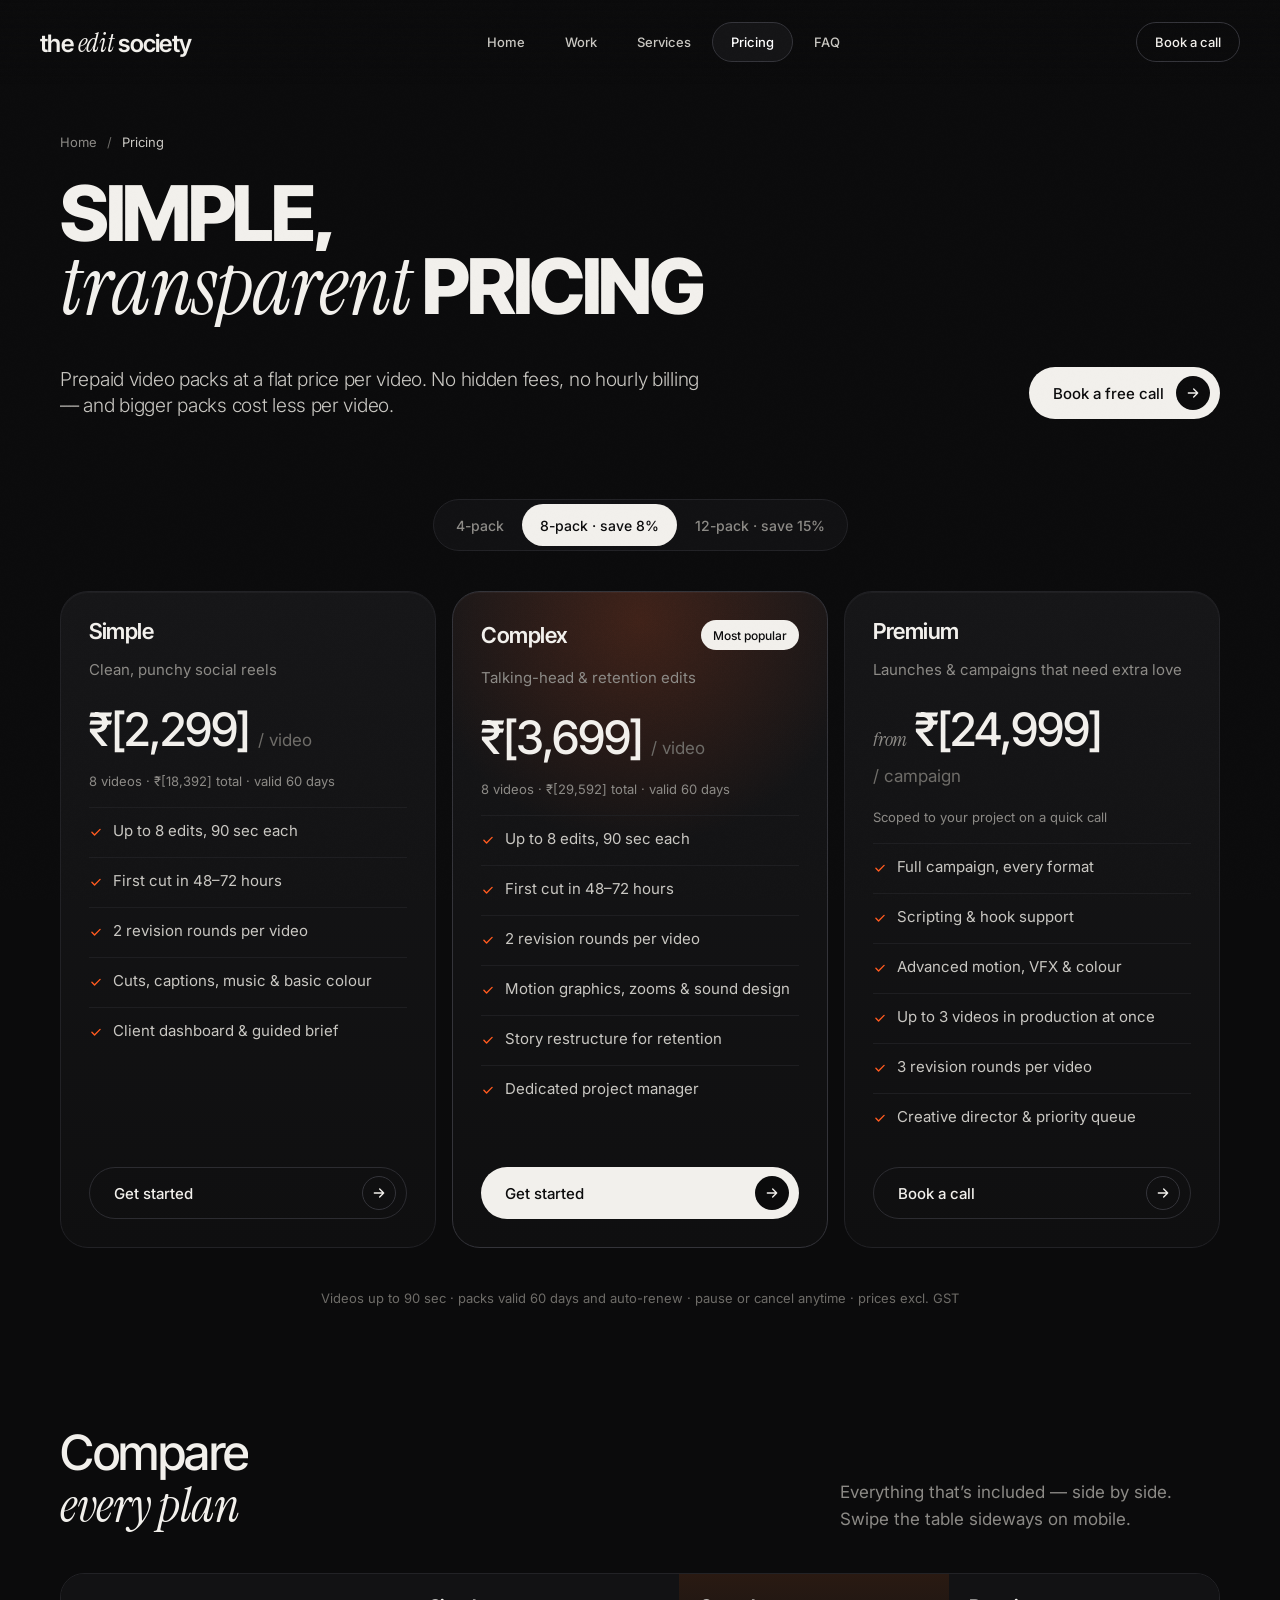
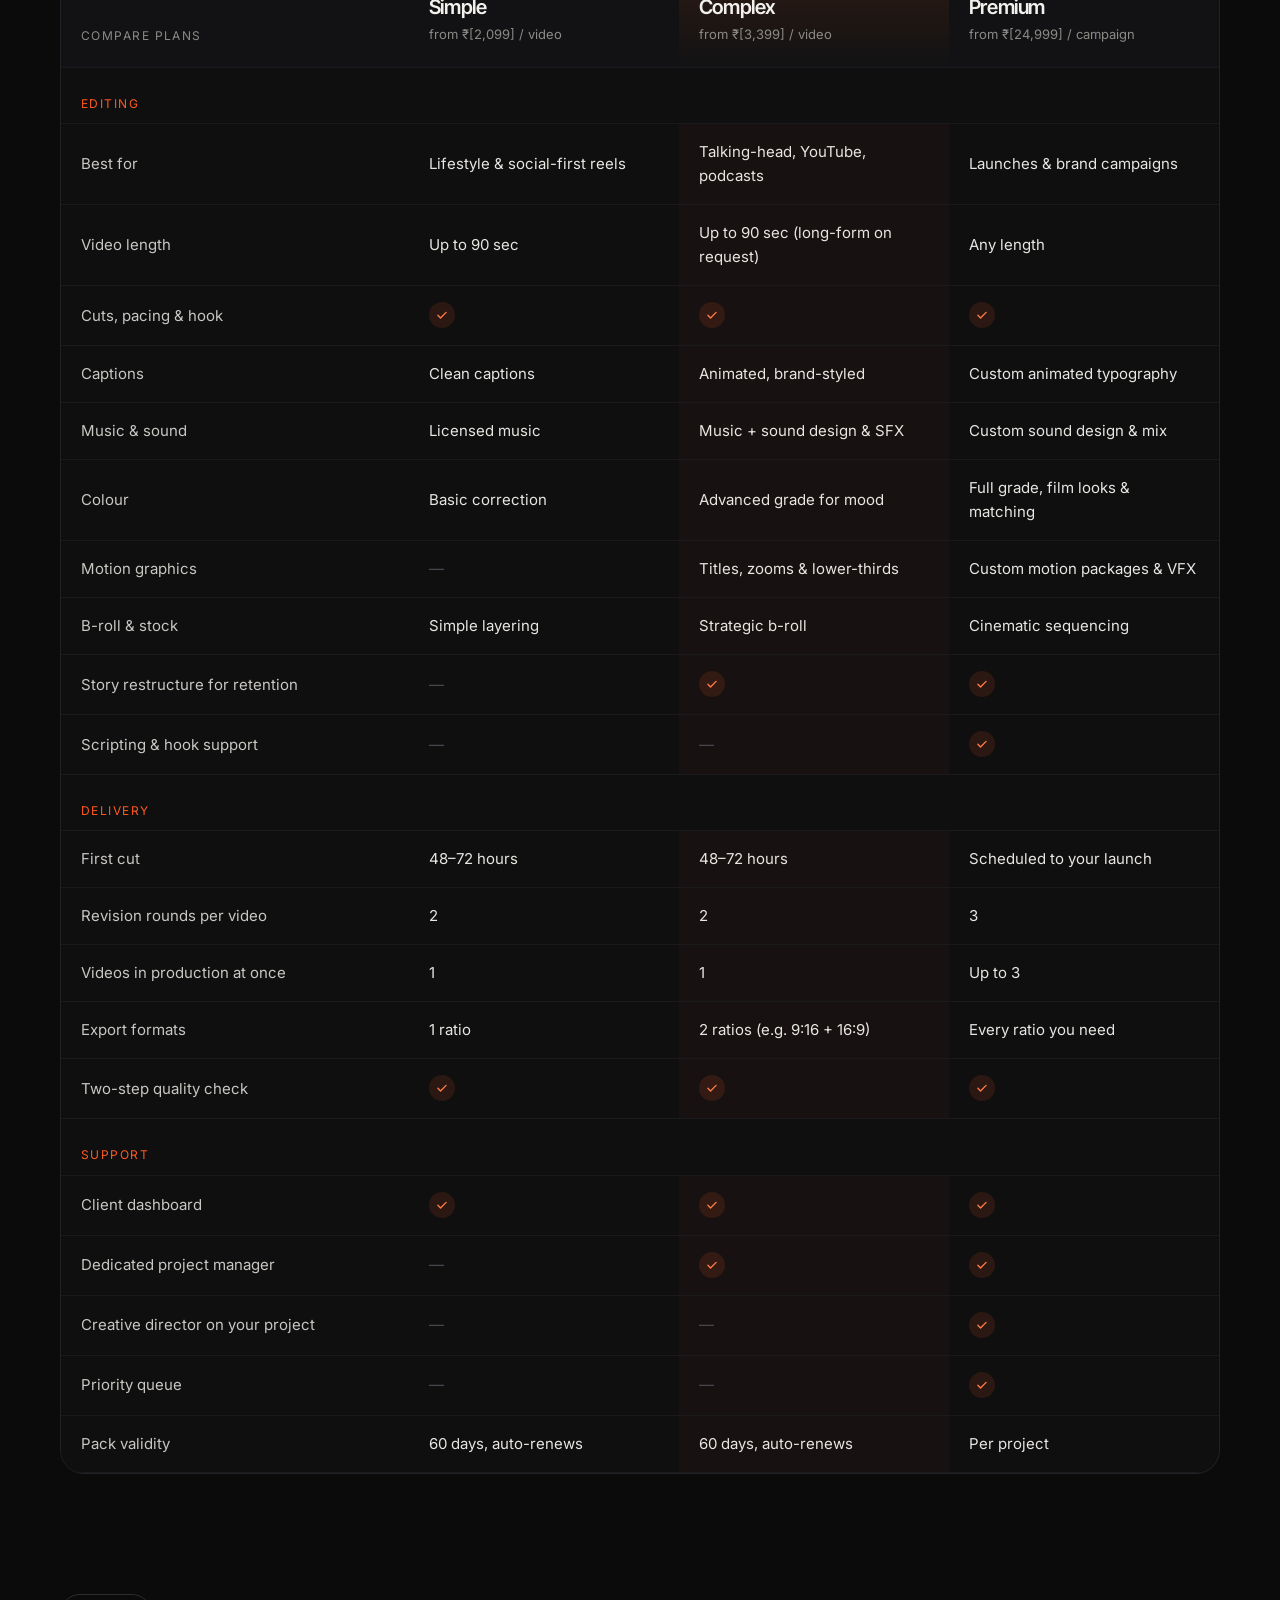
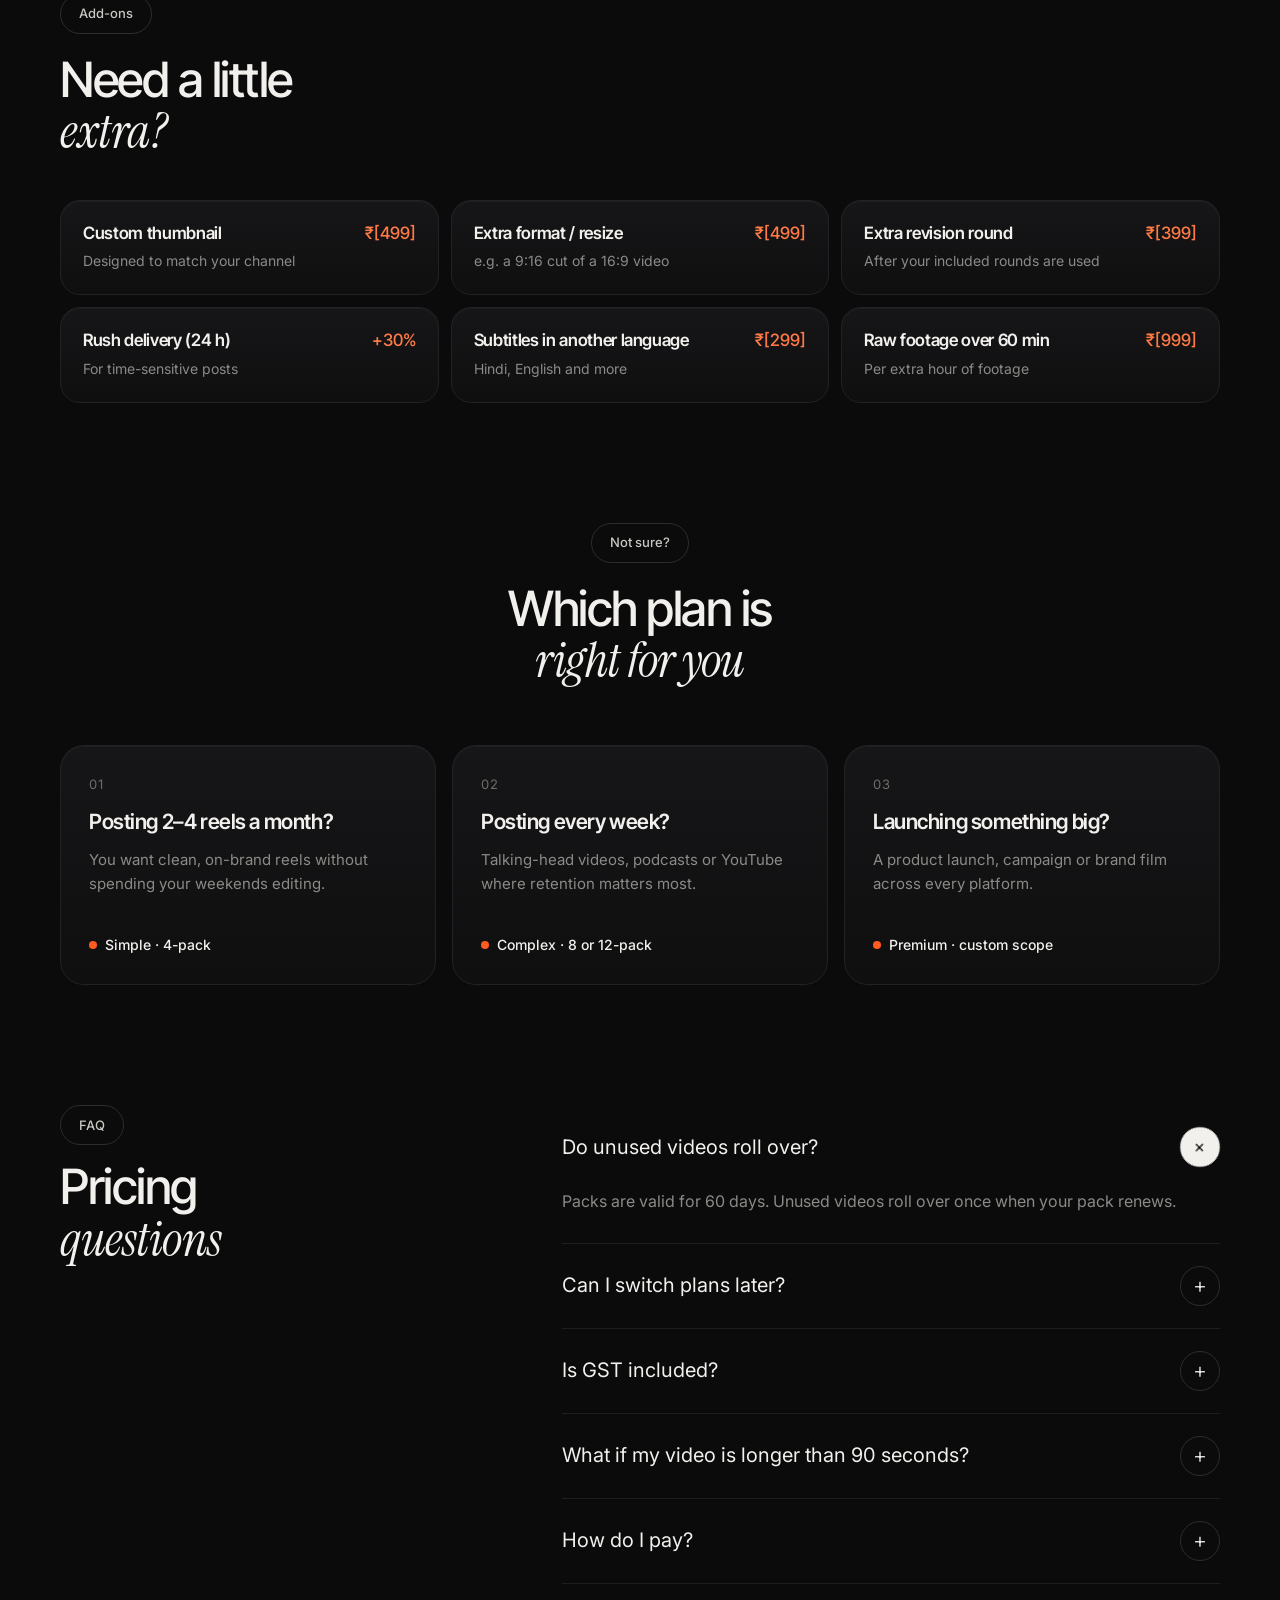
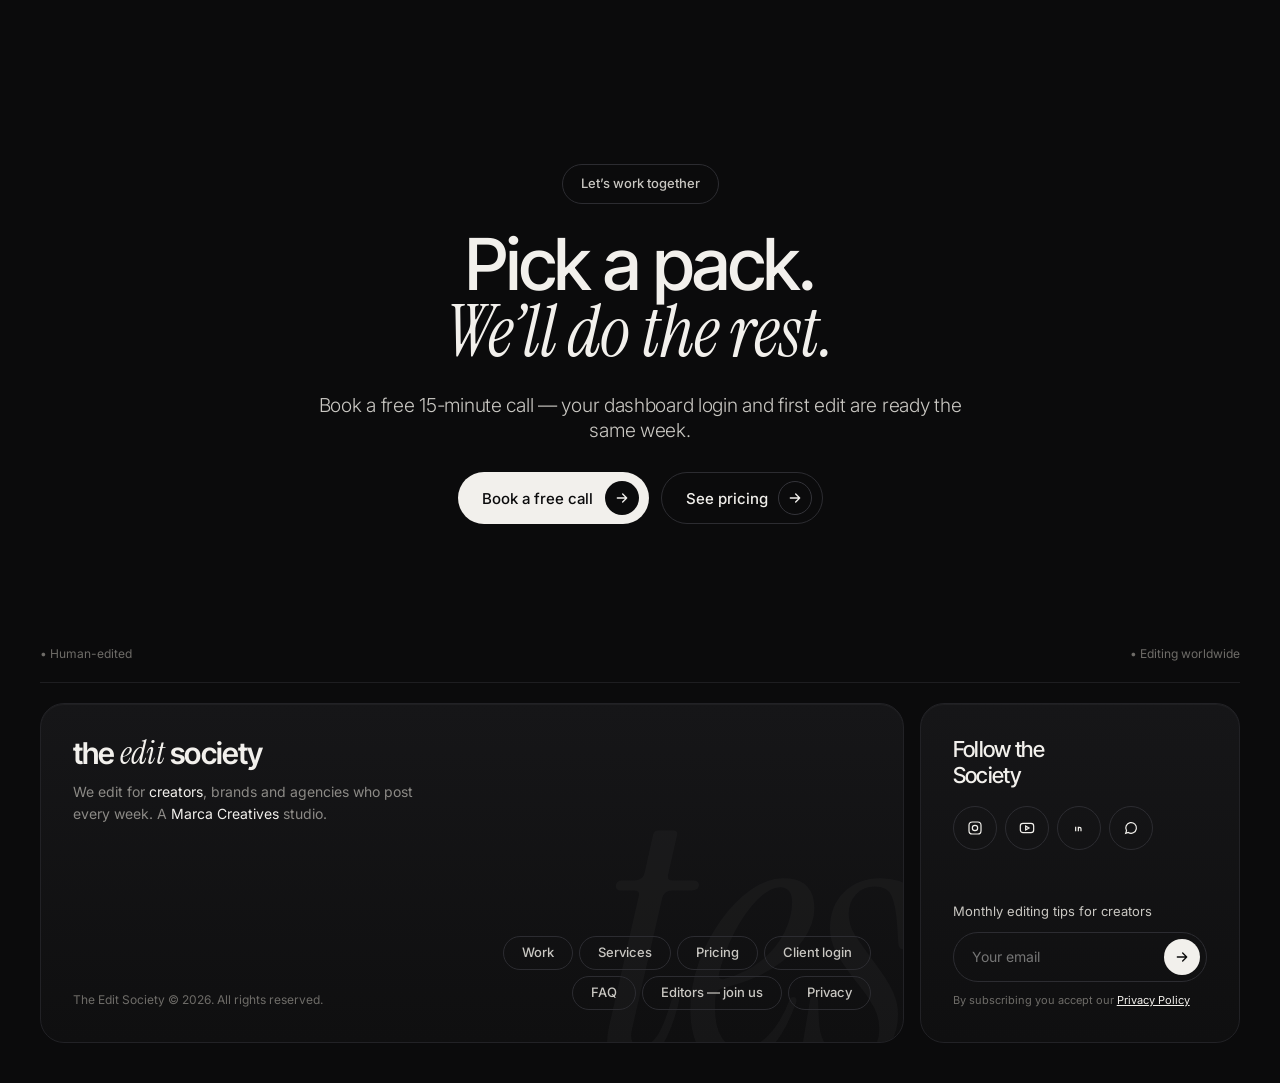
<file: pricing.html>
<!doctype html>
<html lang="en">
<head>
<meta charset="utf-8">
<title>Pricing — The Edit Society</title>
<meta name="viewport" content="width=device-width, initial-scale=1">
<meta name="description" content="Simple, transparent video editing pricing: prepaid packs of 4, 8 or 12 videos. Compare Simple, Complex and Premium plans.">
<meta name="theme-color" content="#0B0B0C">
<link rel="preconnect" href="https://fonts.googleapis.com">
<link rel="preconnect" href="https://fonts.gstatic.com" crossorigin>
<link href="https://fonts.googleapis.com/css2?family=Inter+Tight:wght@500;600;700;800&amp;family=Inter:wght@300;400;500;600&amp;family=Instrument+Serif:ital@0;1&amp;display=swap" rel="stylesheet">
<link rel="stylesheet" href="./site.css">
</head>
<body data-page="pricing">
<div class="curtain" aria-hidden="true"></div>
<div class="grain" aria-hidden="true"></div>
<div id="nav"></div>
<main id="app"></main>
<div id="foot"></div>
<noscript><p style="padding:40px;text-align:center">Please enable JavaScript to view this page, or <a href="index.html" style="text-decoration:underline">go to the home page</a>.</p><style>.curtain{display:none}</style></noscript>
<script src="./site-data.js"></script>
<script src="./site.js"></script>
</body>
</html>
</file>
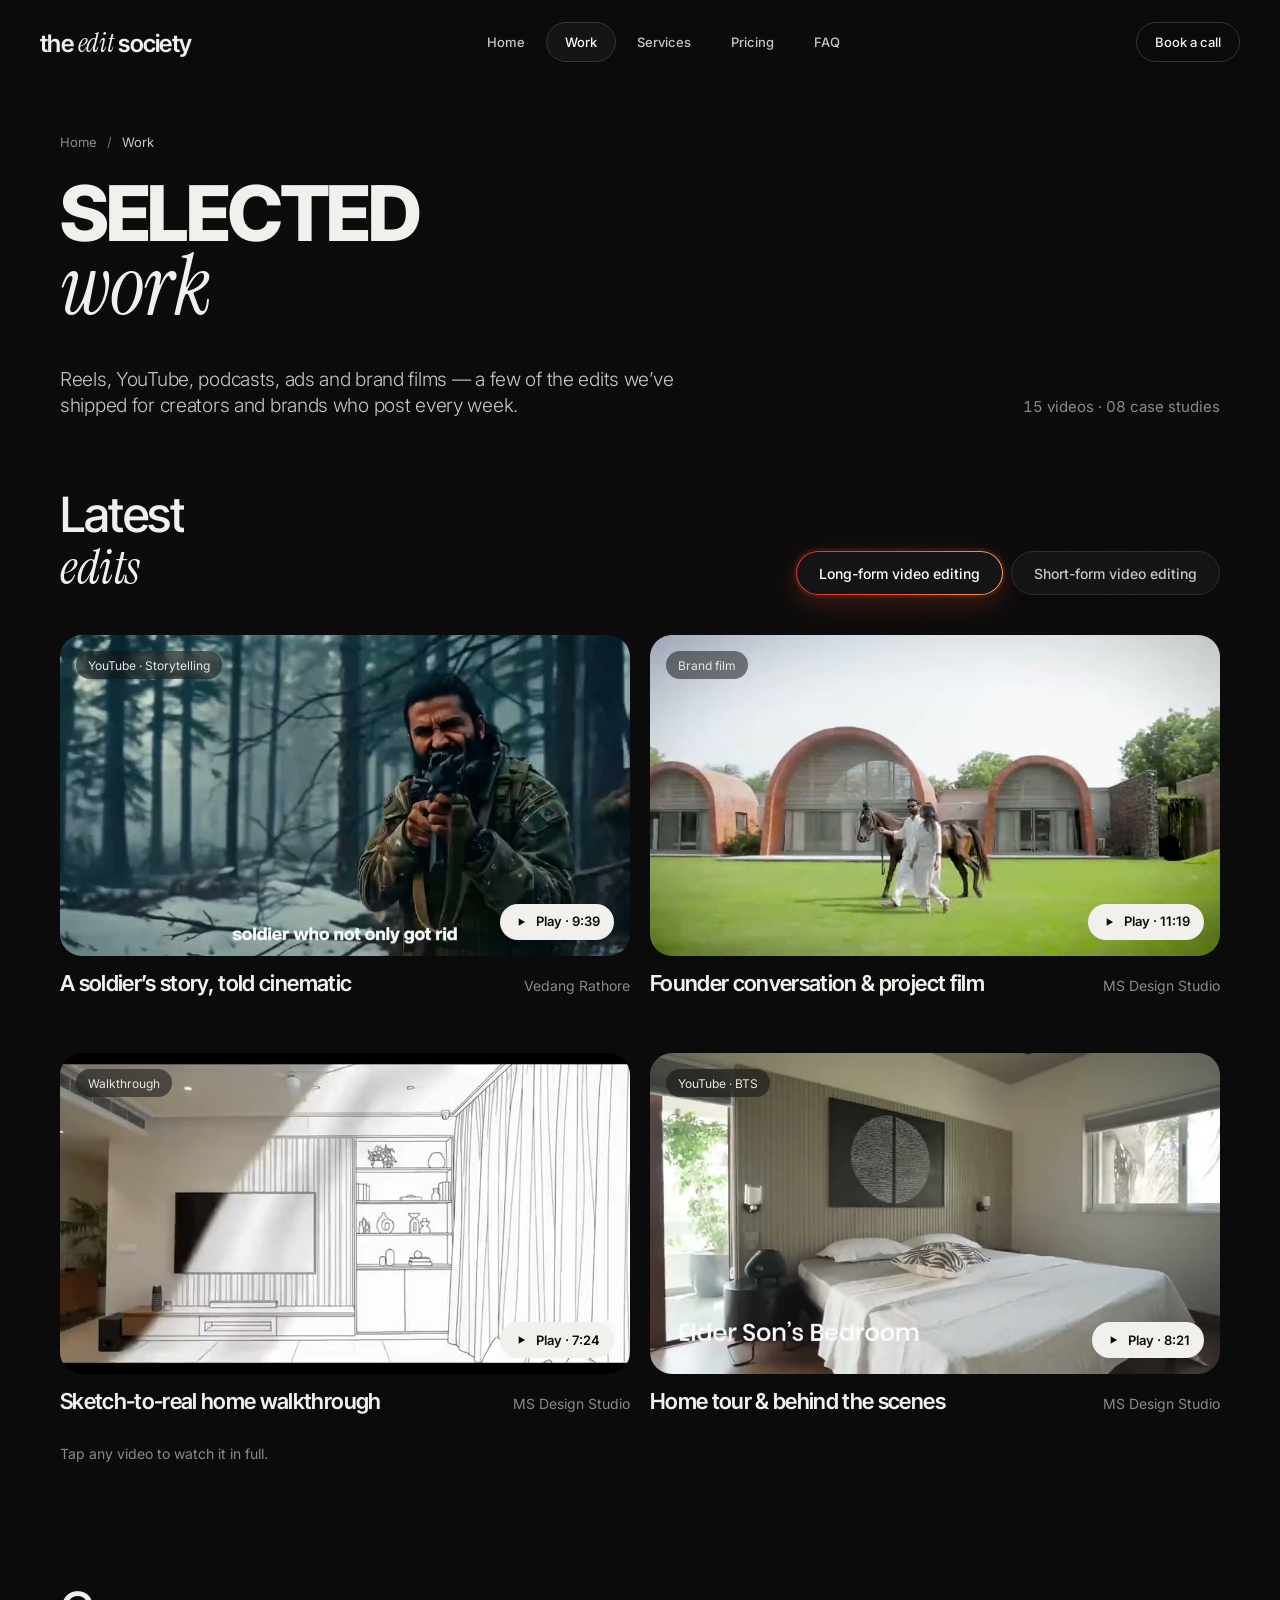
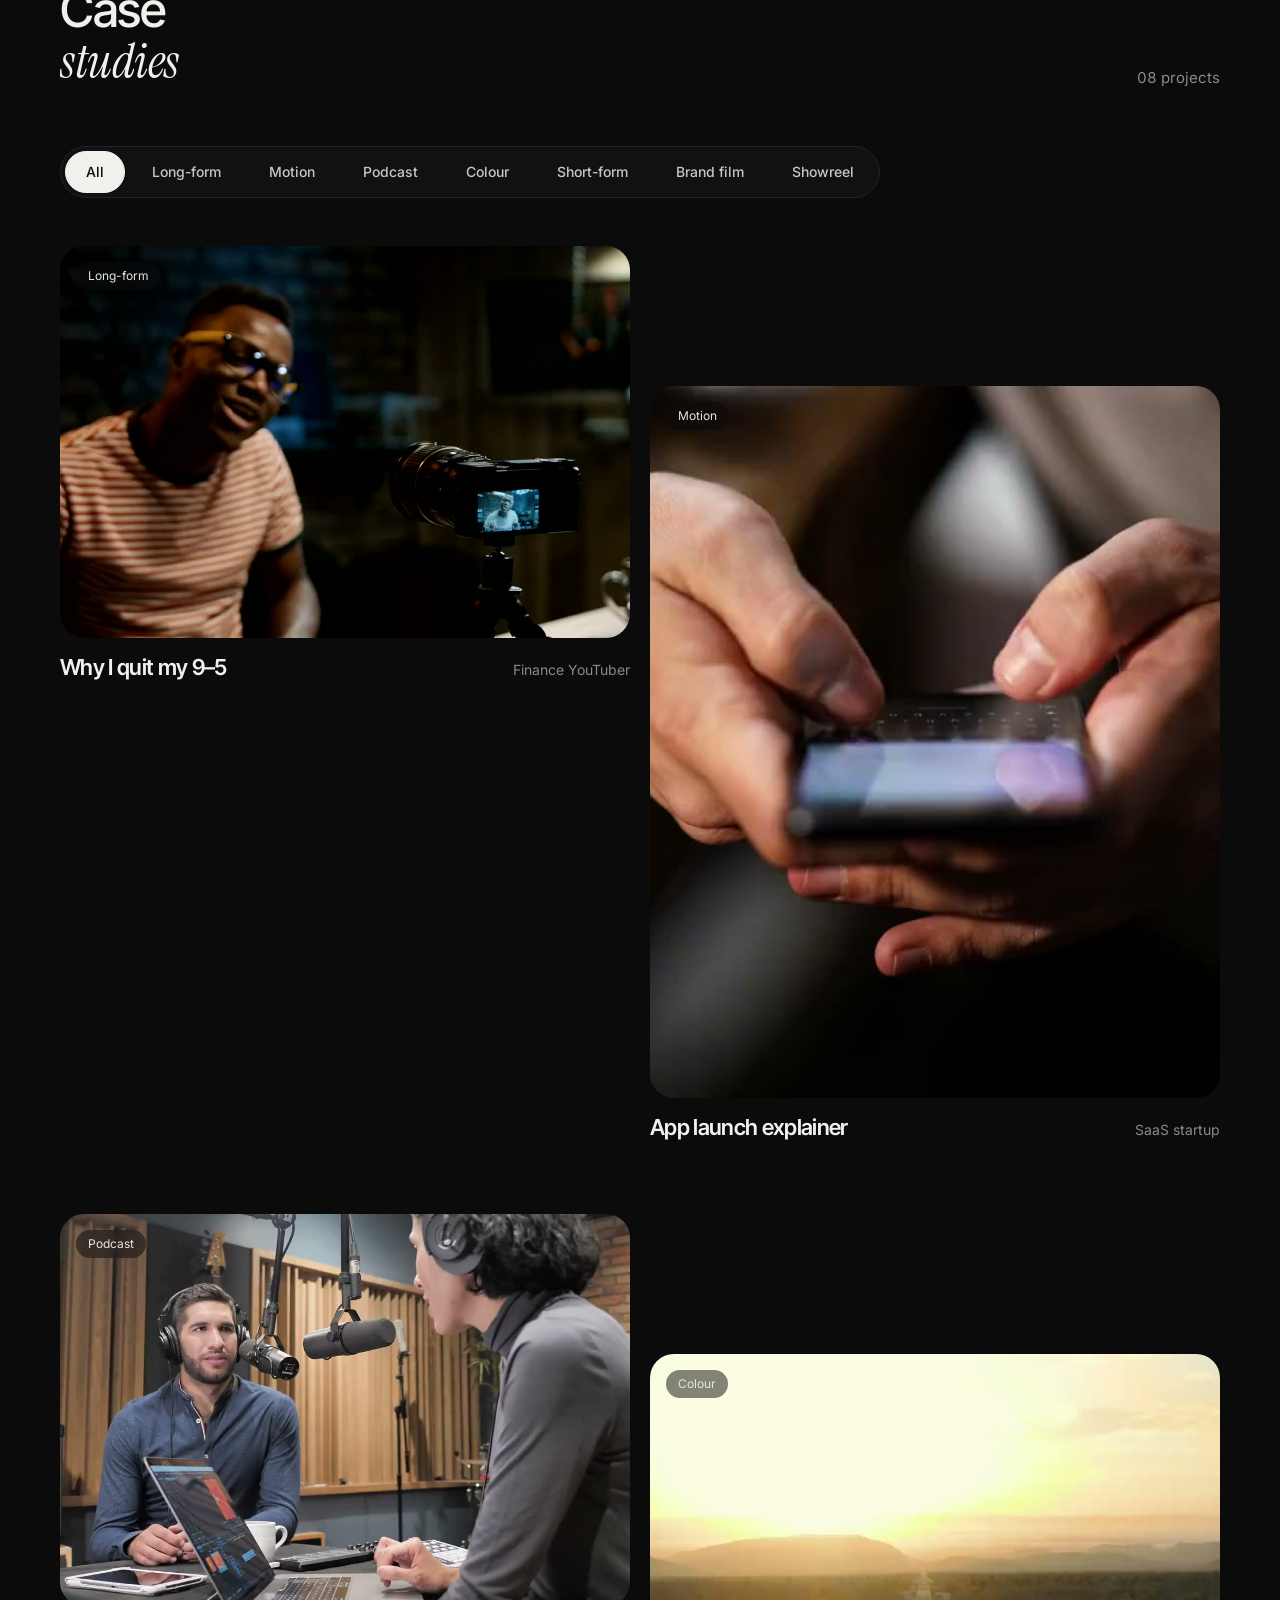
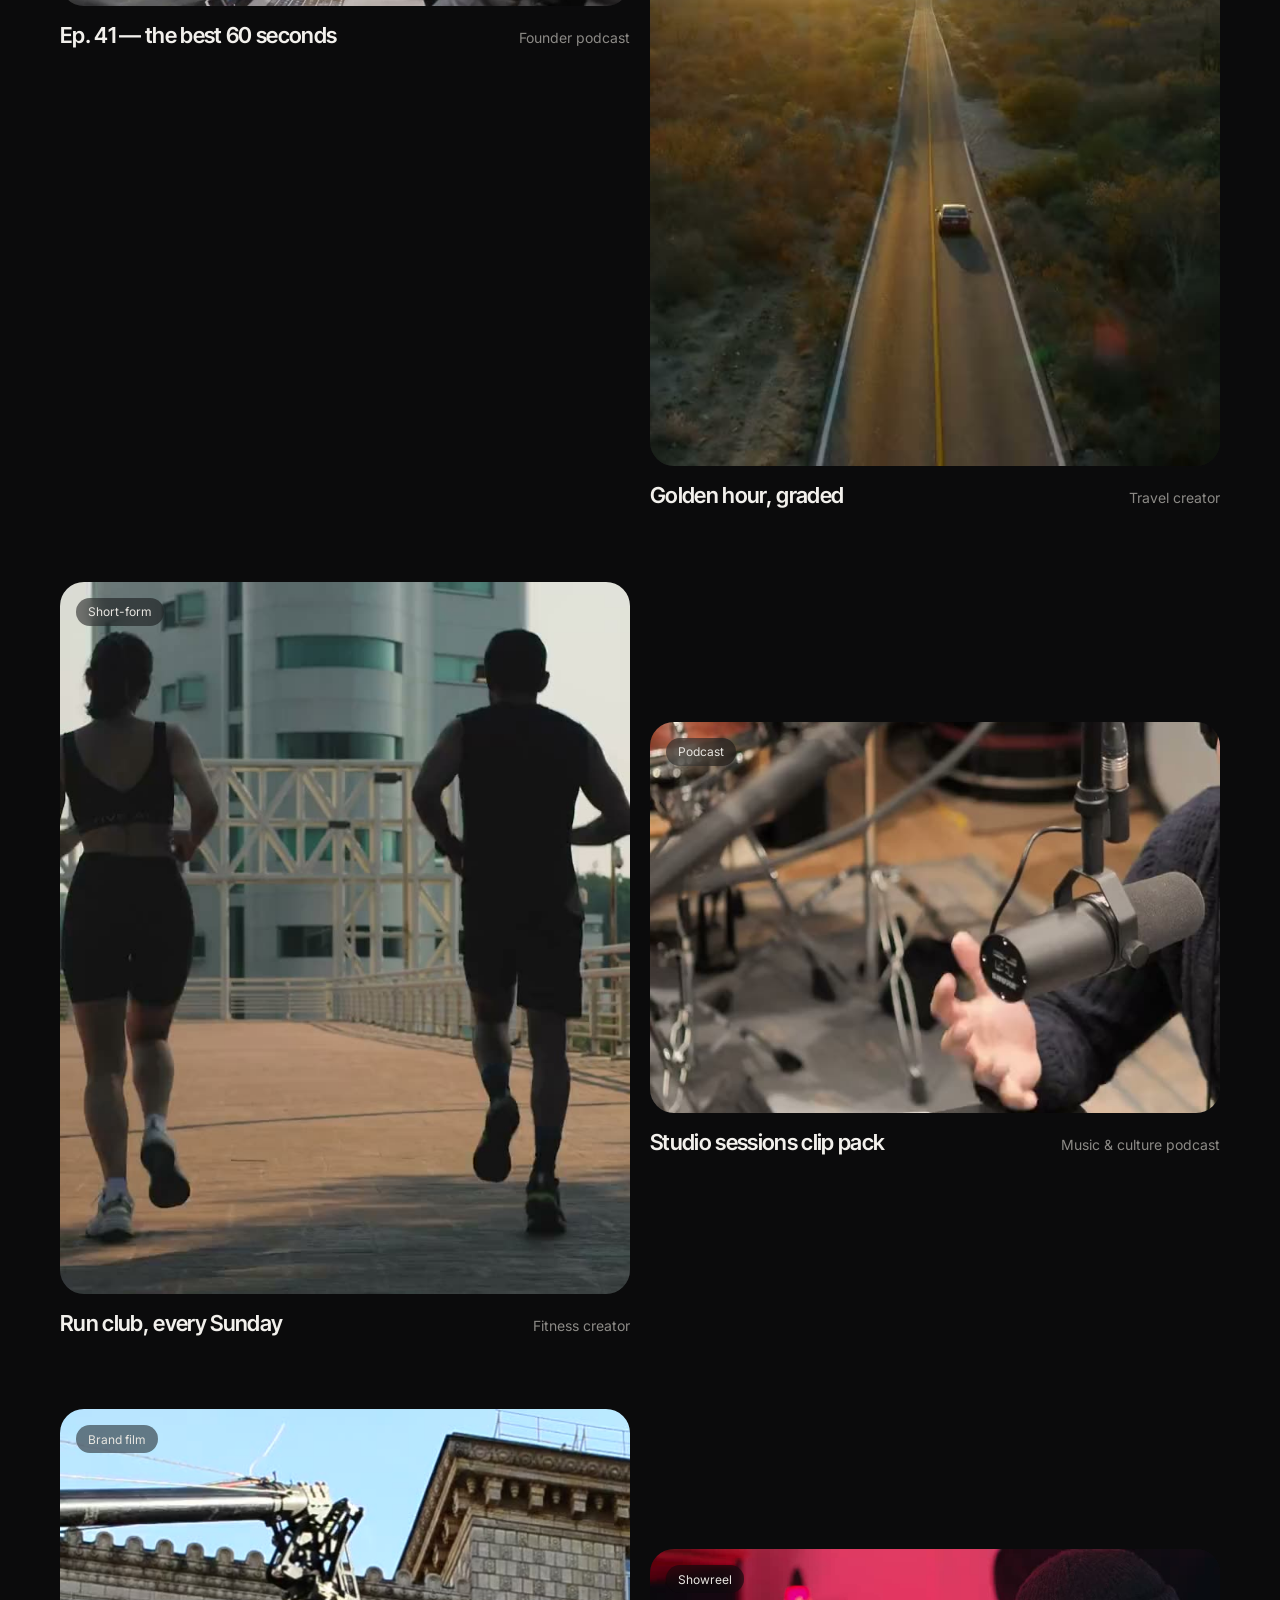
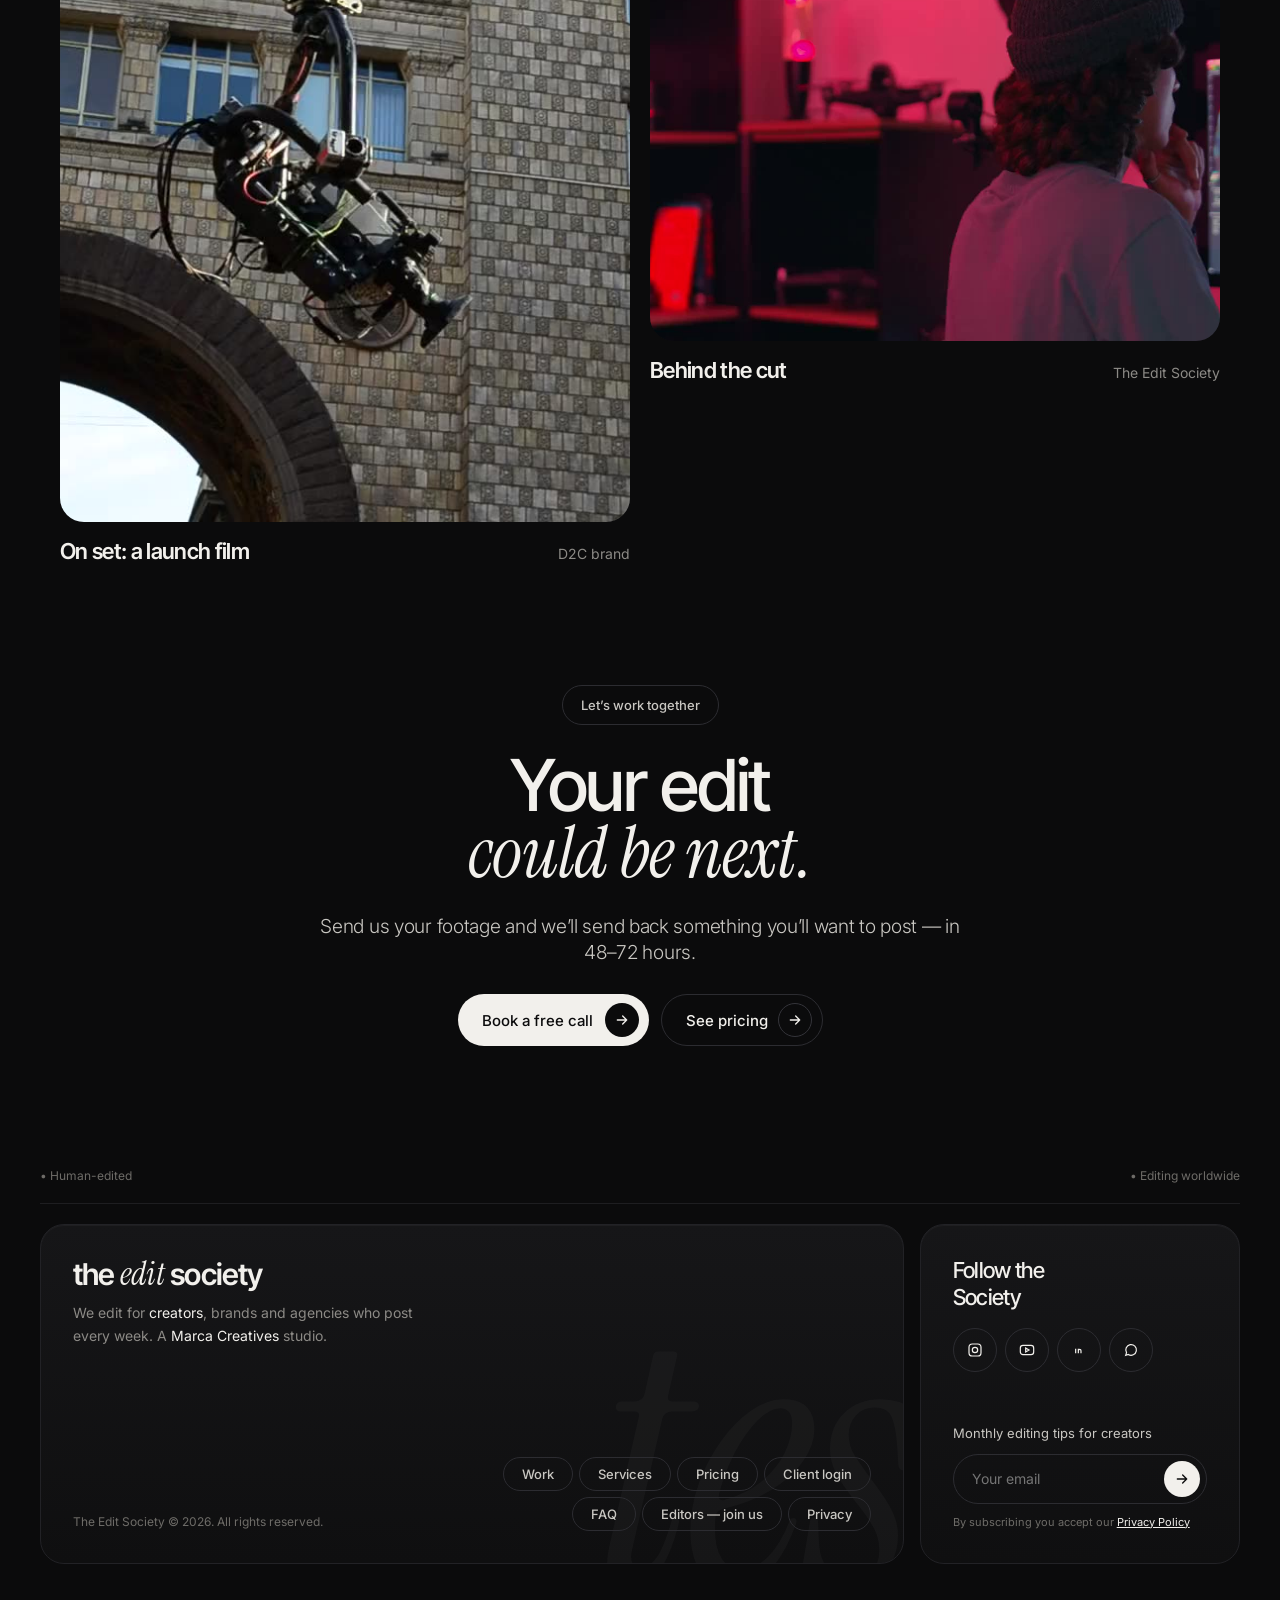
<file: project.html>
<!doctype html>
<html lang="en">
<head>
<meta charset="utf-8">
<title>Project — The Edit Society</title>
<meta name="viewport" content="width=device-width, initial-scale=1">
<meta name="description" content="A project by The Edit Society.">
<meta name="theme-color" content="#0B0B0C">
<link rel="preconnect" href="https://fonts.googleapis.com">
<link rel="preconnect" href="https://fonts.gstatic.com" crossorigin>
<link href="https://fonts.googleapis.com/css2?family=Inter+Tight:wght@500;600;700;800&amp;family=Inter:wght@300;400;500;600&amp;family=Instrument+Serif:ital@0;1&amp;display=swap" rel="stylesheet">
<link rel="stylesheet" href="./site.css">
</head>
<body data-page="project">
<div class="curtain" aria-hidden="true"></div>
<div class="grain" aria-hidden="true"></div>
<div id="nav"></div>
<main id="app"></main>
<div id="foot"></div>
<noscript><p style="padding:40px;text-align:center">Please enable JavaScript to view this page, or <a href="index.html" style="text-decoration:underline">go to the home page</a>.</p><style>.curtain{display:none}</style></noscript>
<script src="./site-data.js"></script>
<script src="./site.js"></script>
</body>
</html>
</file>
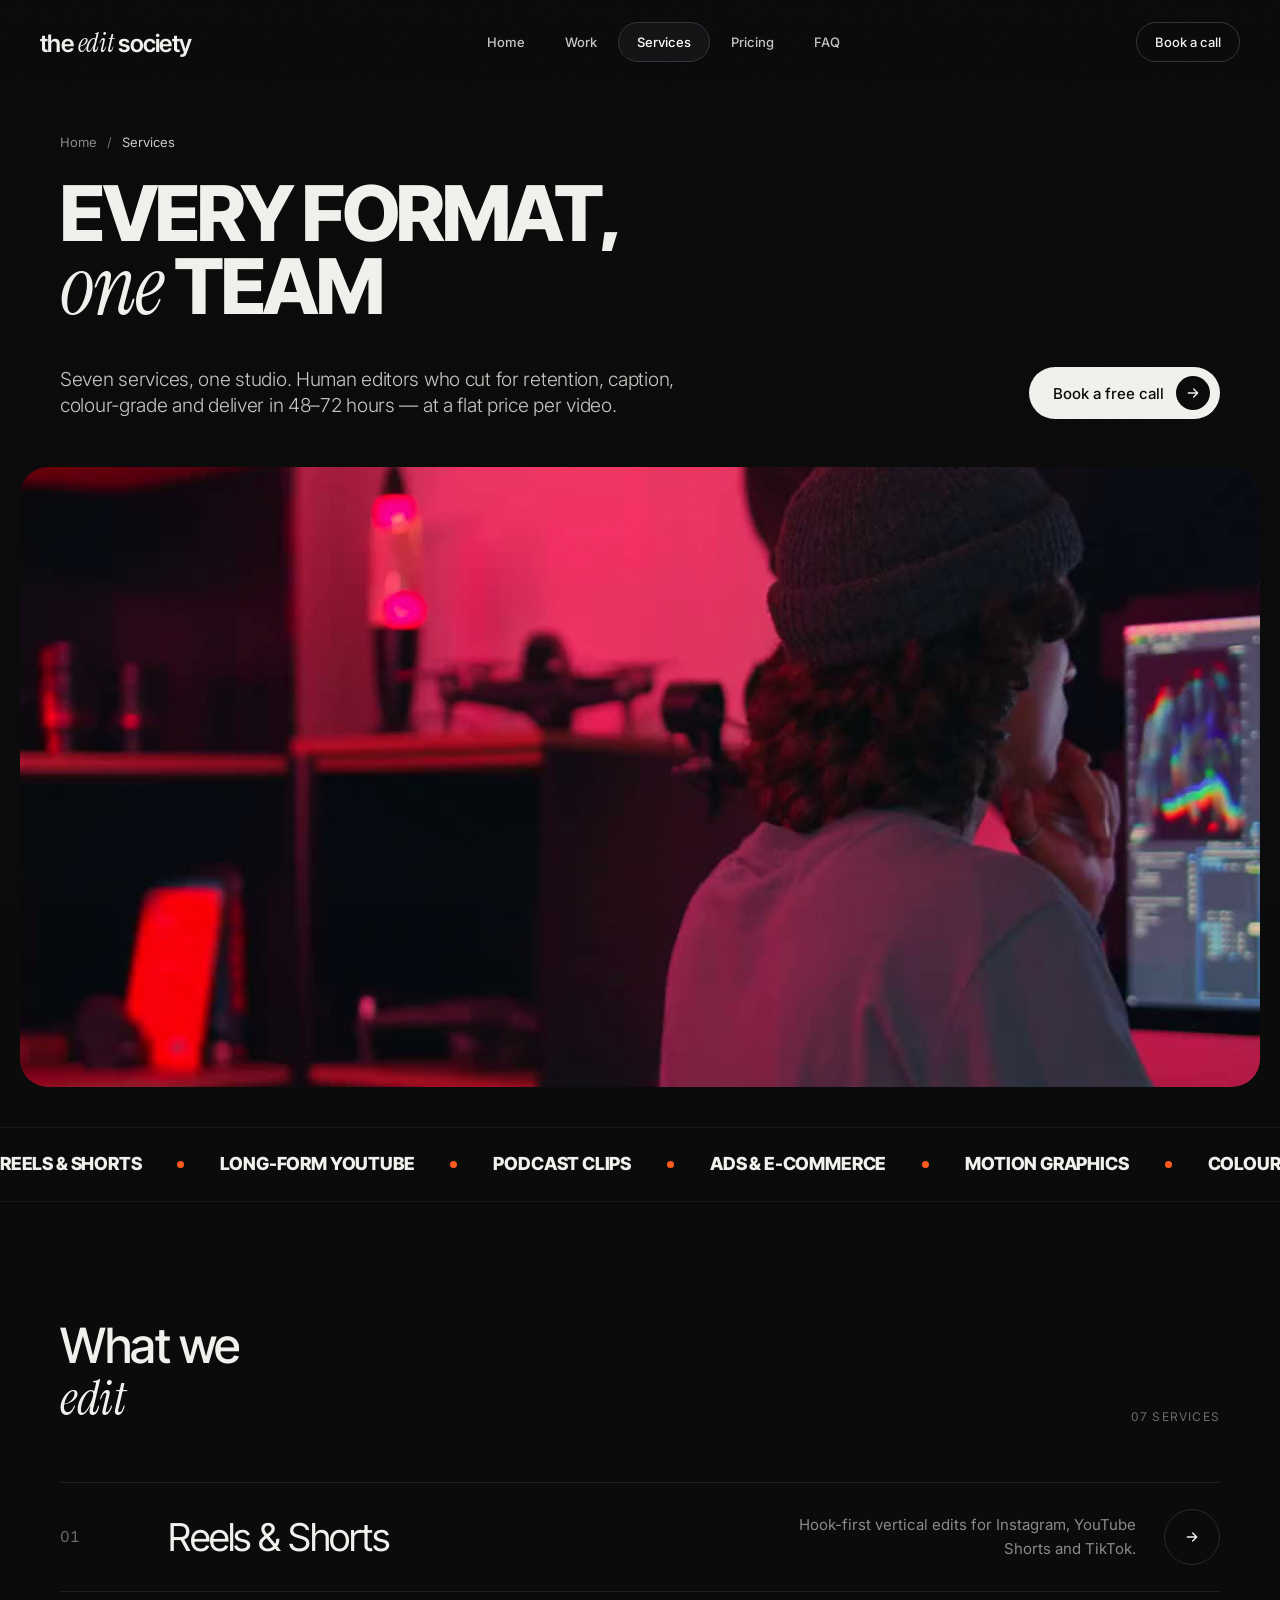
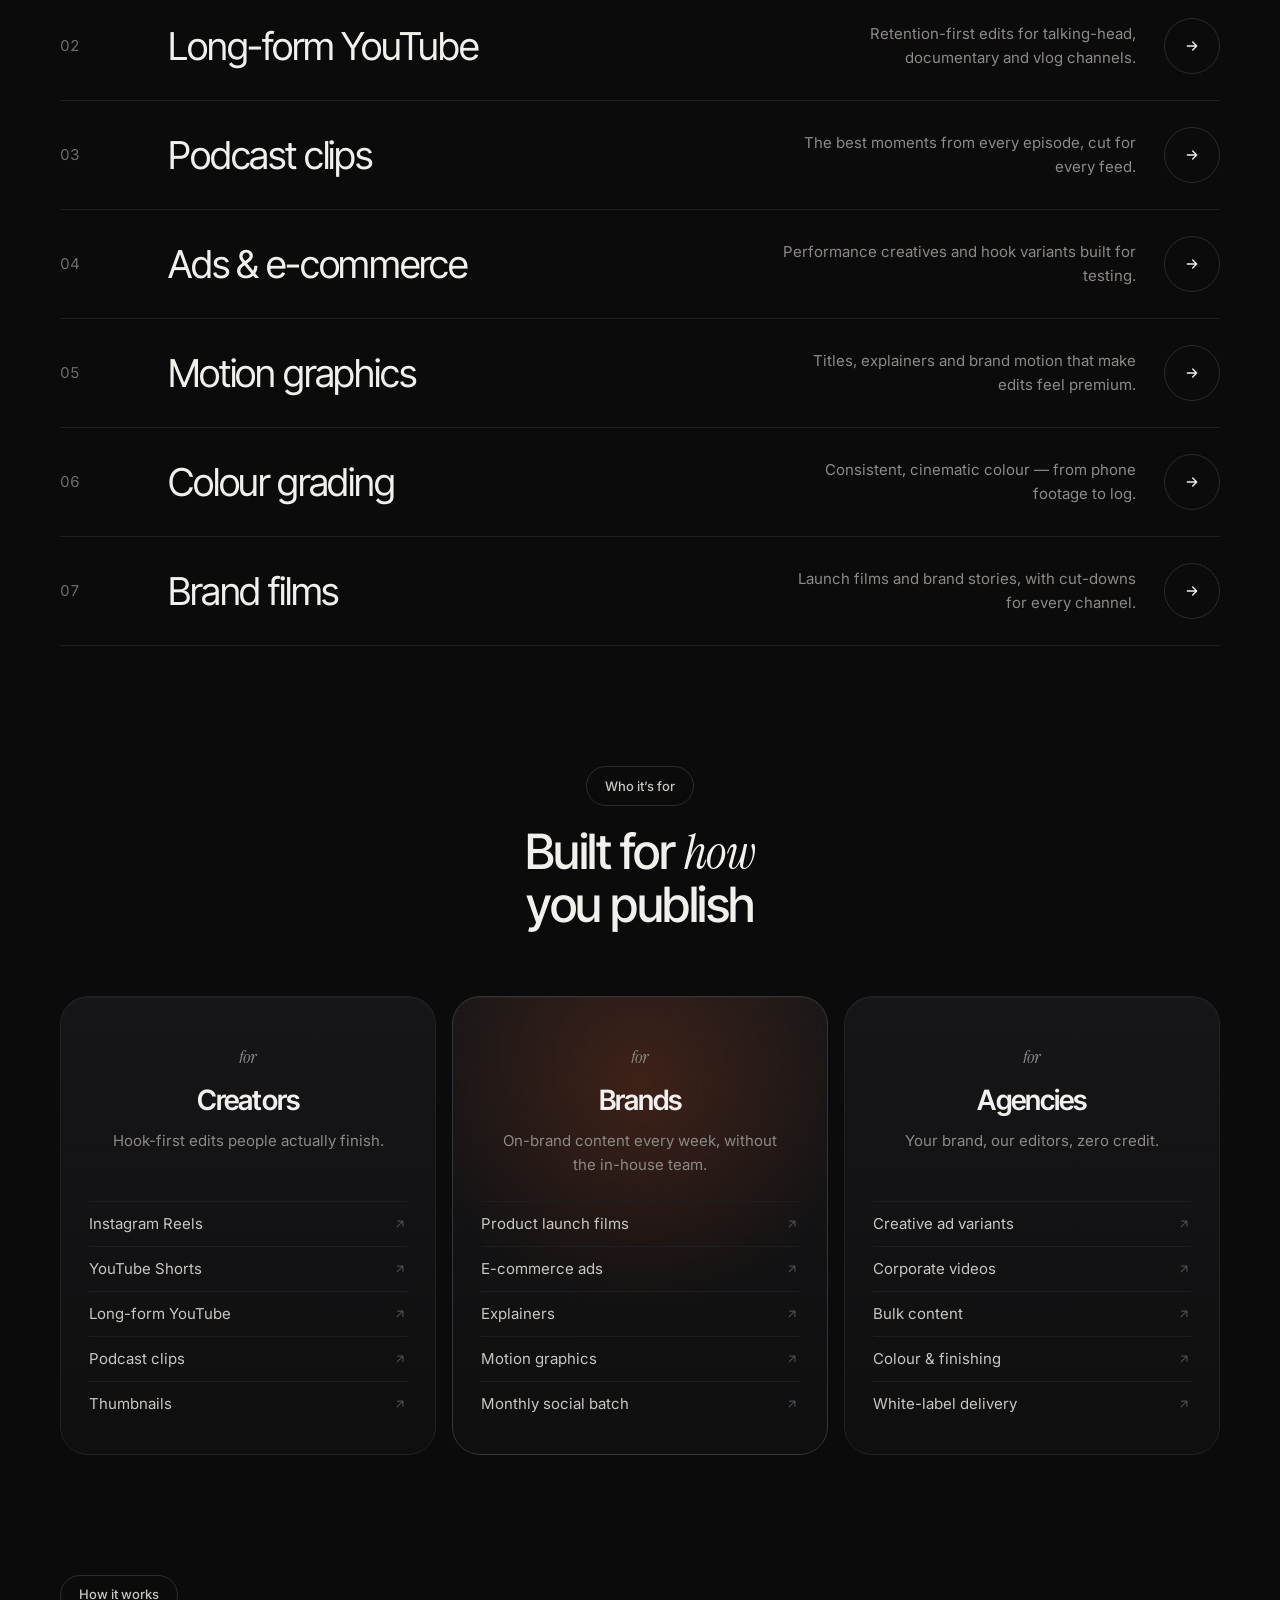
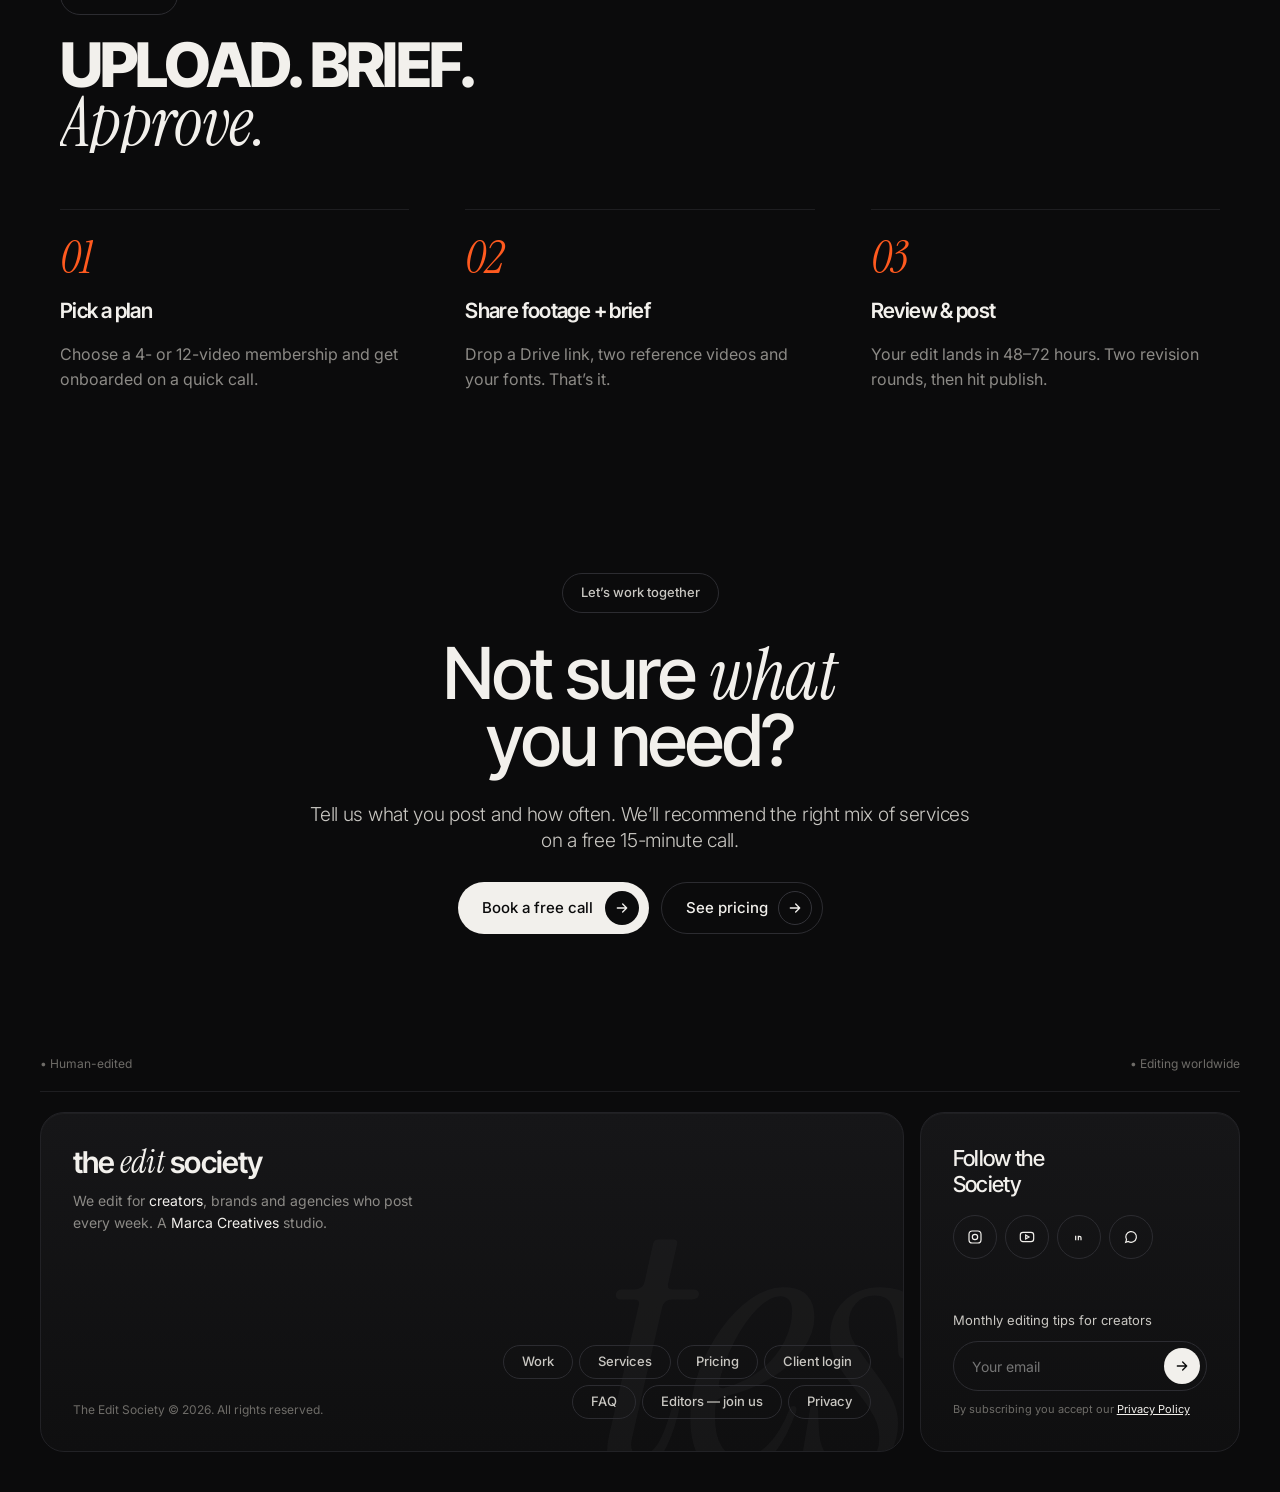
<file: service.html>
<!doctype html>
<html lang="en">
<head>
<meta charset="utf-8">
<title>Service — The Edit Society</title>
<meta name="viewport" content="width=device-width, initial-scale=1">
<meta name="description" content="Video editing services by The Edit Society.">
<meta name="theme-color" content="#0B0B0C">
<link rel="preconnect" href="https://fonts.googleapis.com">
<link rel="preconnect" href="https://fonts.gstatic.com" crossorigin>
<link href="https://fonts.googleapis.com/css2?family=Inter+Tight:wght@500;600;700;800&amp;family=Inter:wght@300;400;500;600&amp;family=Instrument+Serif:ital@0;1&amp;display=swap" rel="stylesheet">
<link rel="stylesheet" href="./site.css">
</head>
<body data-page="service">
<div class="curtain" aria-hidden="true"></div>
<div class="grain" aria-hidden="true"></div>
<div id="nav"></div>
<main id="app"></main>
<div id="foot"></div>
<noscript><p style="padding:40px;text-align:center">Please enable JavaScript to view this page, or <a href="index.html" style="text-decoration:underline">go to the home page</a>.</p><style>.curtain{display:none}</style></noscript>
<script src="./site-data.js"></script>
<script src="./site.js"></script>
</body>
</html>
</file>
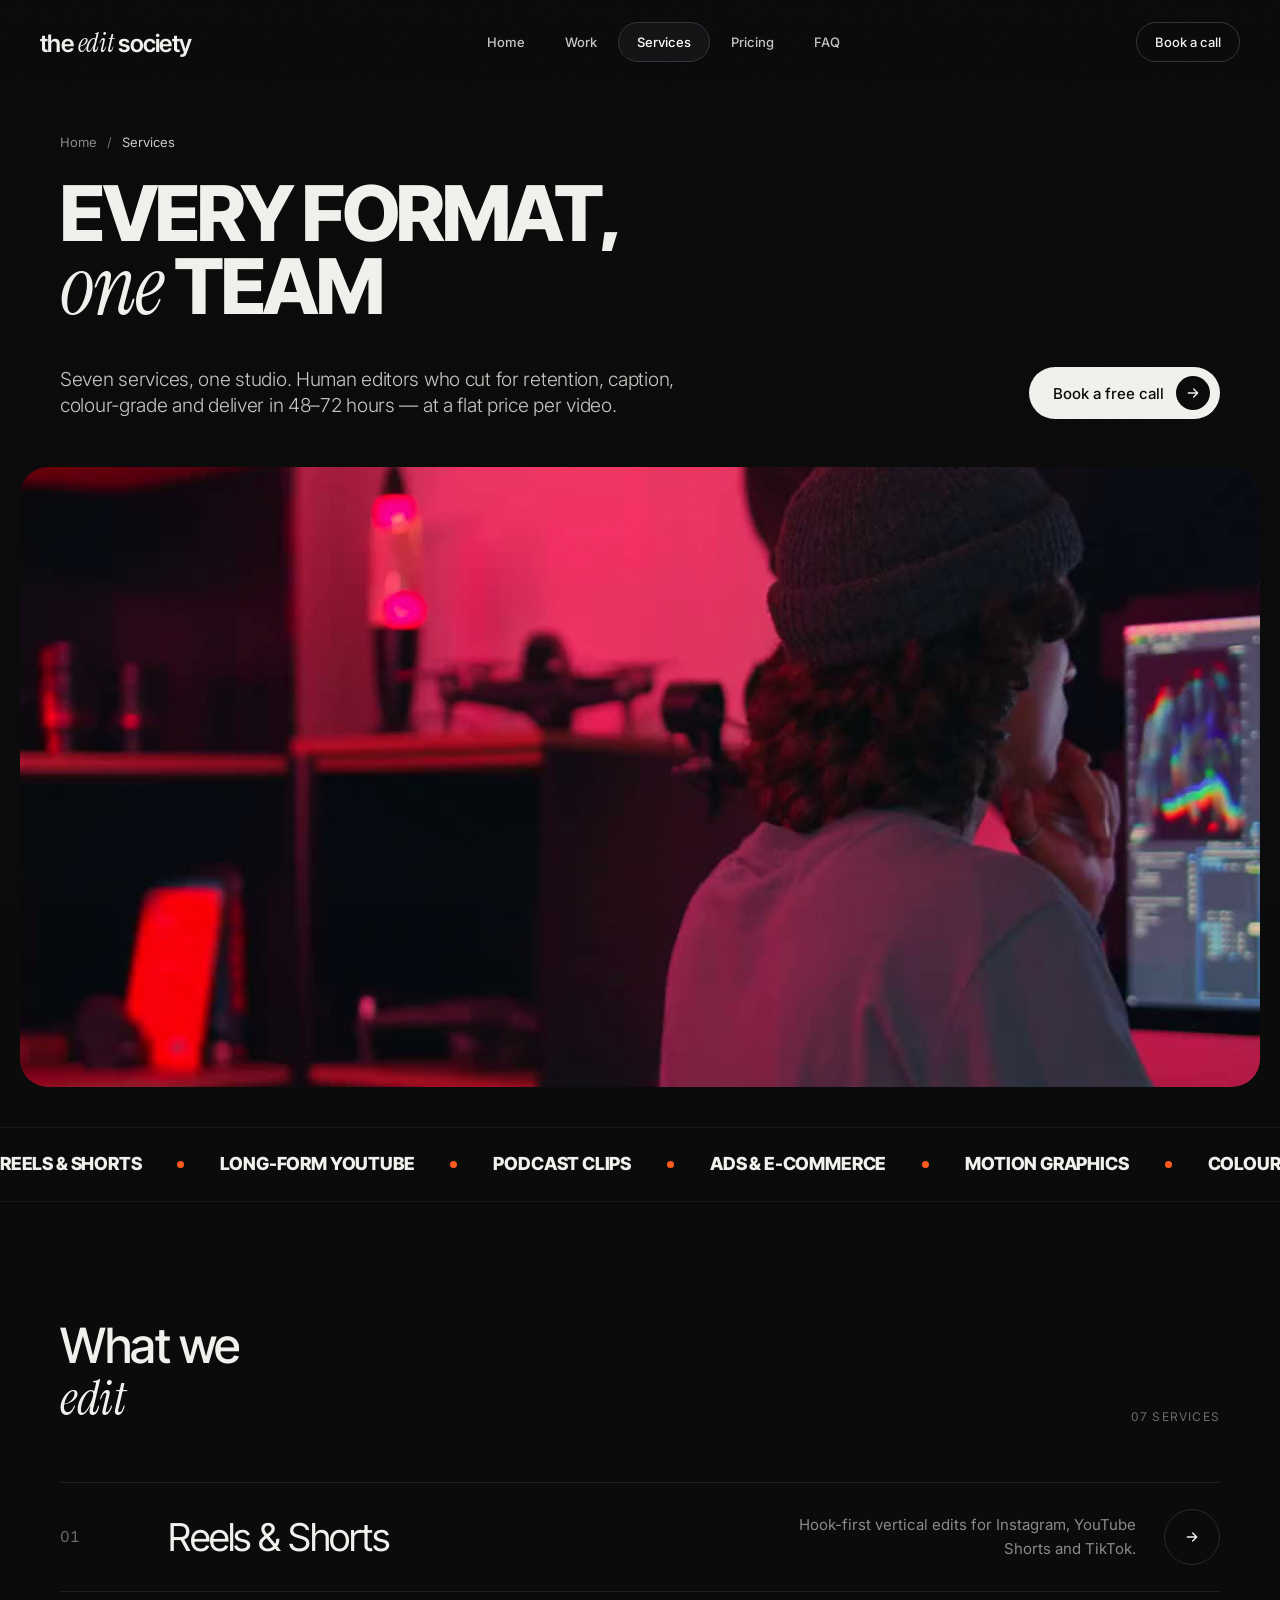
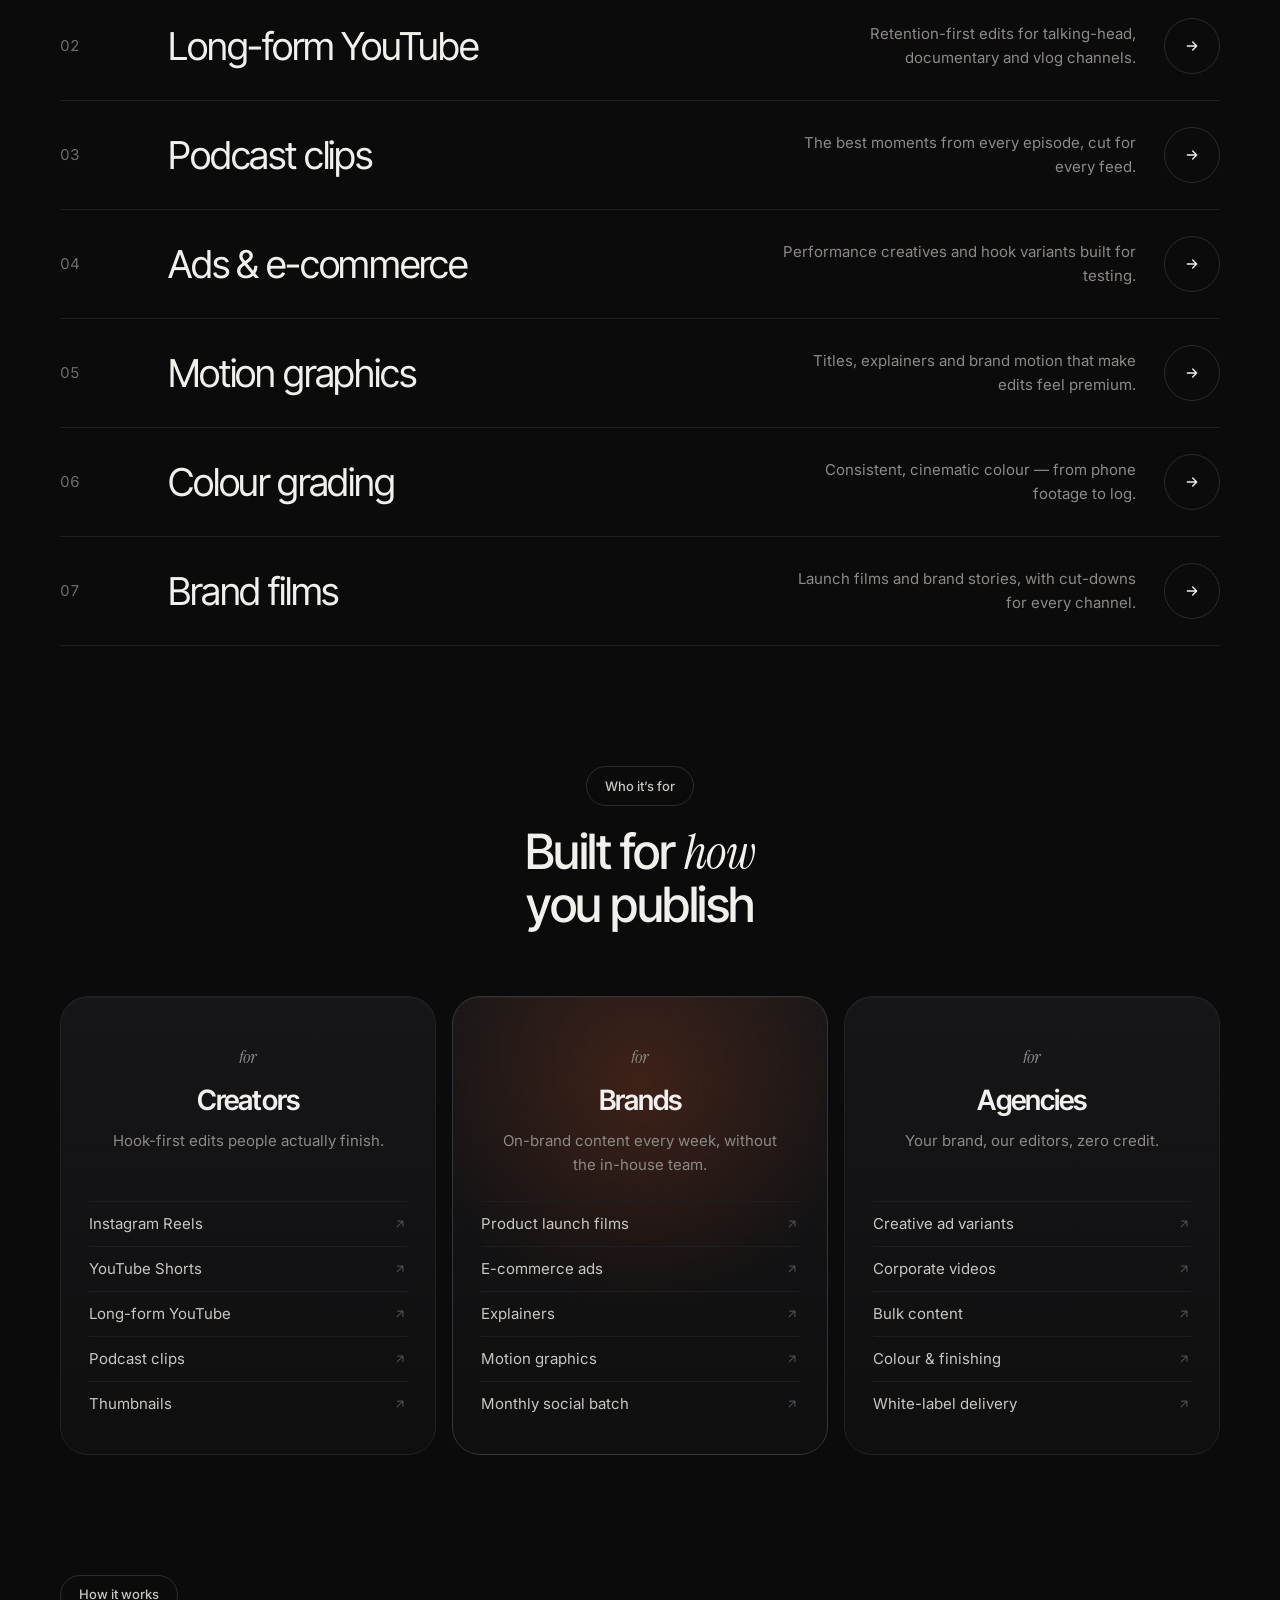
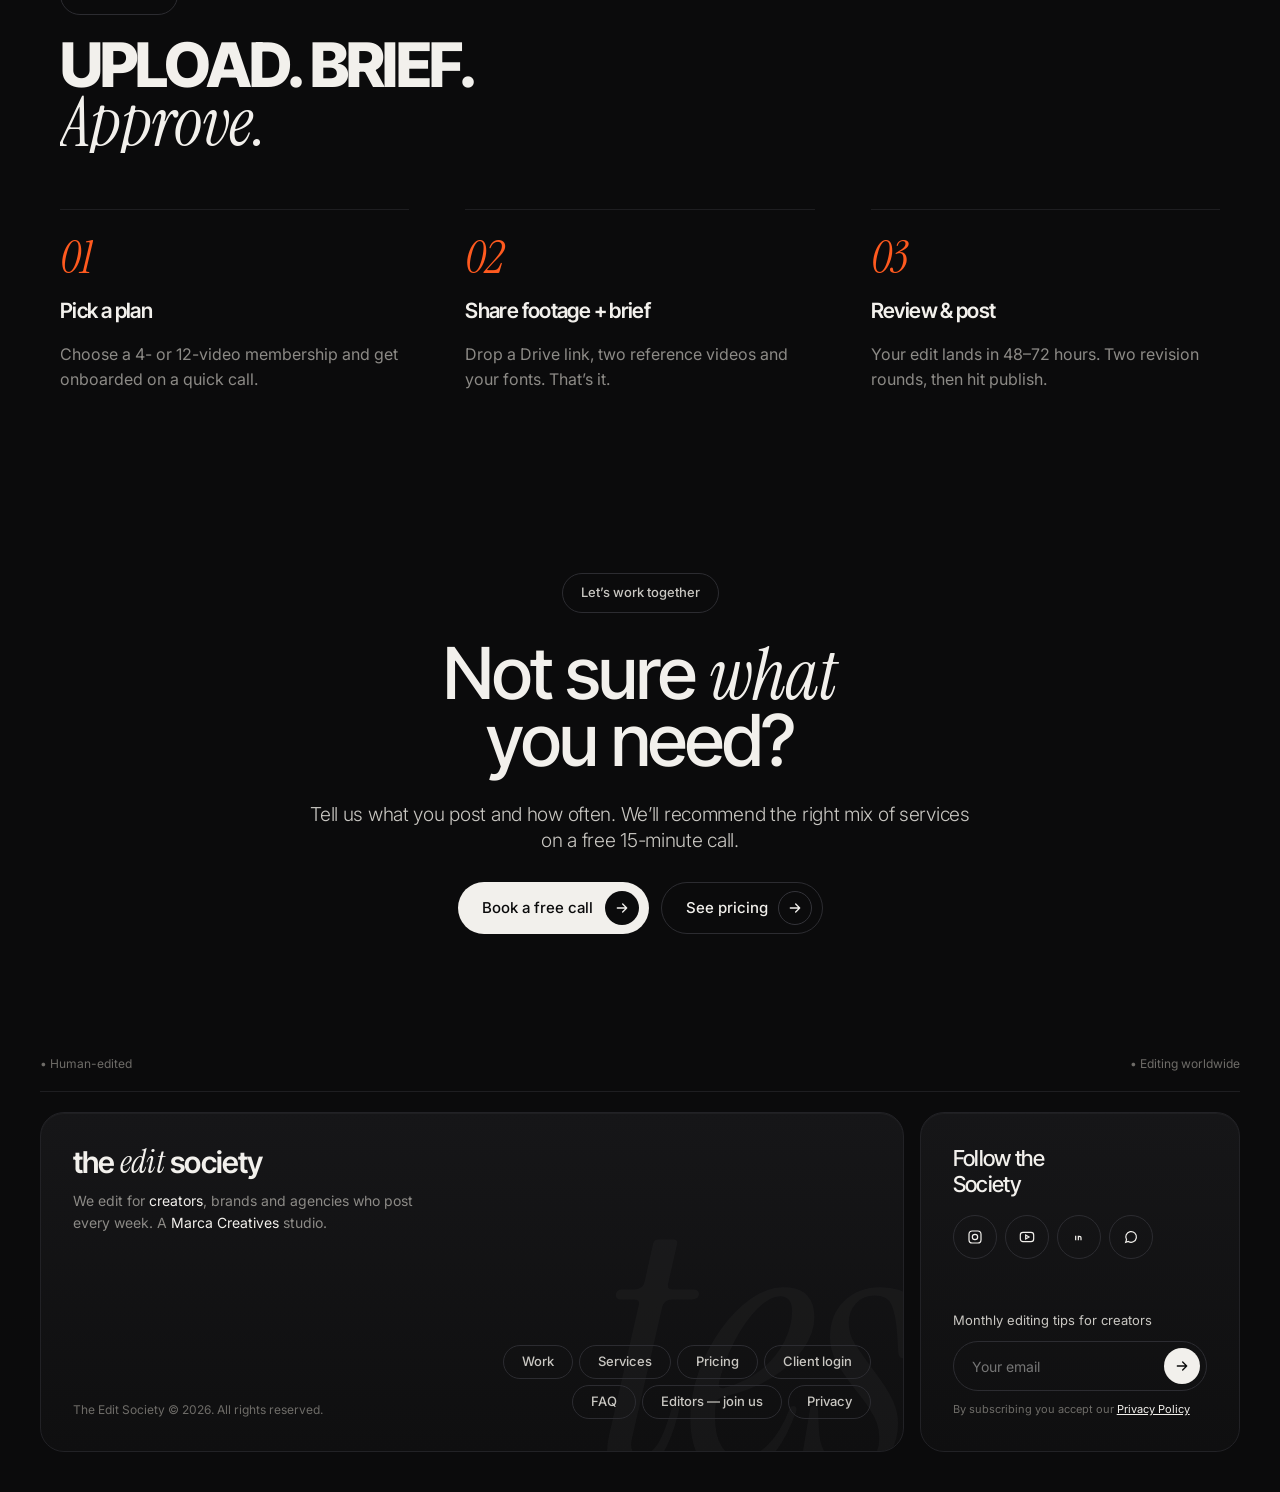
<file: services.html>
<!doctype html>
<html lang="en">
<head>
<meta charset="utf-8">
<title>Services — The Edit Society</title>
<meta name="viewport" content="width=device-width, initial-scale=1">
<meta name="description" content="Reels, Shorts, long-form YouTube, podcast clips, ads, motion graphics, colour grading and brand films — edited by humans, delivered in 48–72 hours.">
<meta name="theme-color" content="#0B0B0C">
<link rel="preconnect" href="https://fonts.googleapis.com">
<link rel="preconnect" href="https://fonts.gstatic.com" crossorigin>
<link href="https://fonts.googleapis.com/css2?family=Inter+Tight:wght@500;600;700;800&amp;family=Inter:wght@300;400;500;600&amp;family=Instrument+Serif:ital@0;1&amp;display=swap" rel="stylesheet">
<link rel="stylesheet" href="./site.css">
</head>
<body data-page="services">
<div class="curtain" aria-hidden="true"></div>
<div class="grain" aria-hidden="true"></div>
<div id="nav"></div>
<main id="app"></main>
<div id="foot"></div>
<noscript><p style="padding:40px;text-align:center">Please enable JavaScript to view this page, or <a href="index.html" style="text-decoration:underline">go to the home page</a>.</p><style>.curtain{display:none}</style></noscript>
<script src="./site-data.js"></script>
<script src="./site.js"></script>
</body>
</html>
</file>
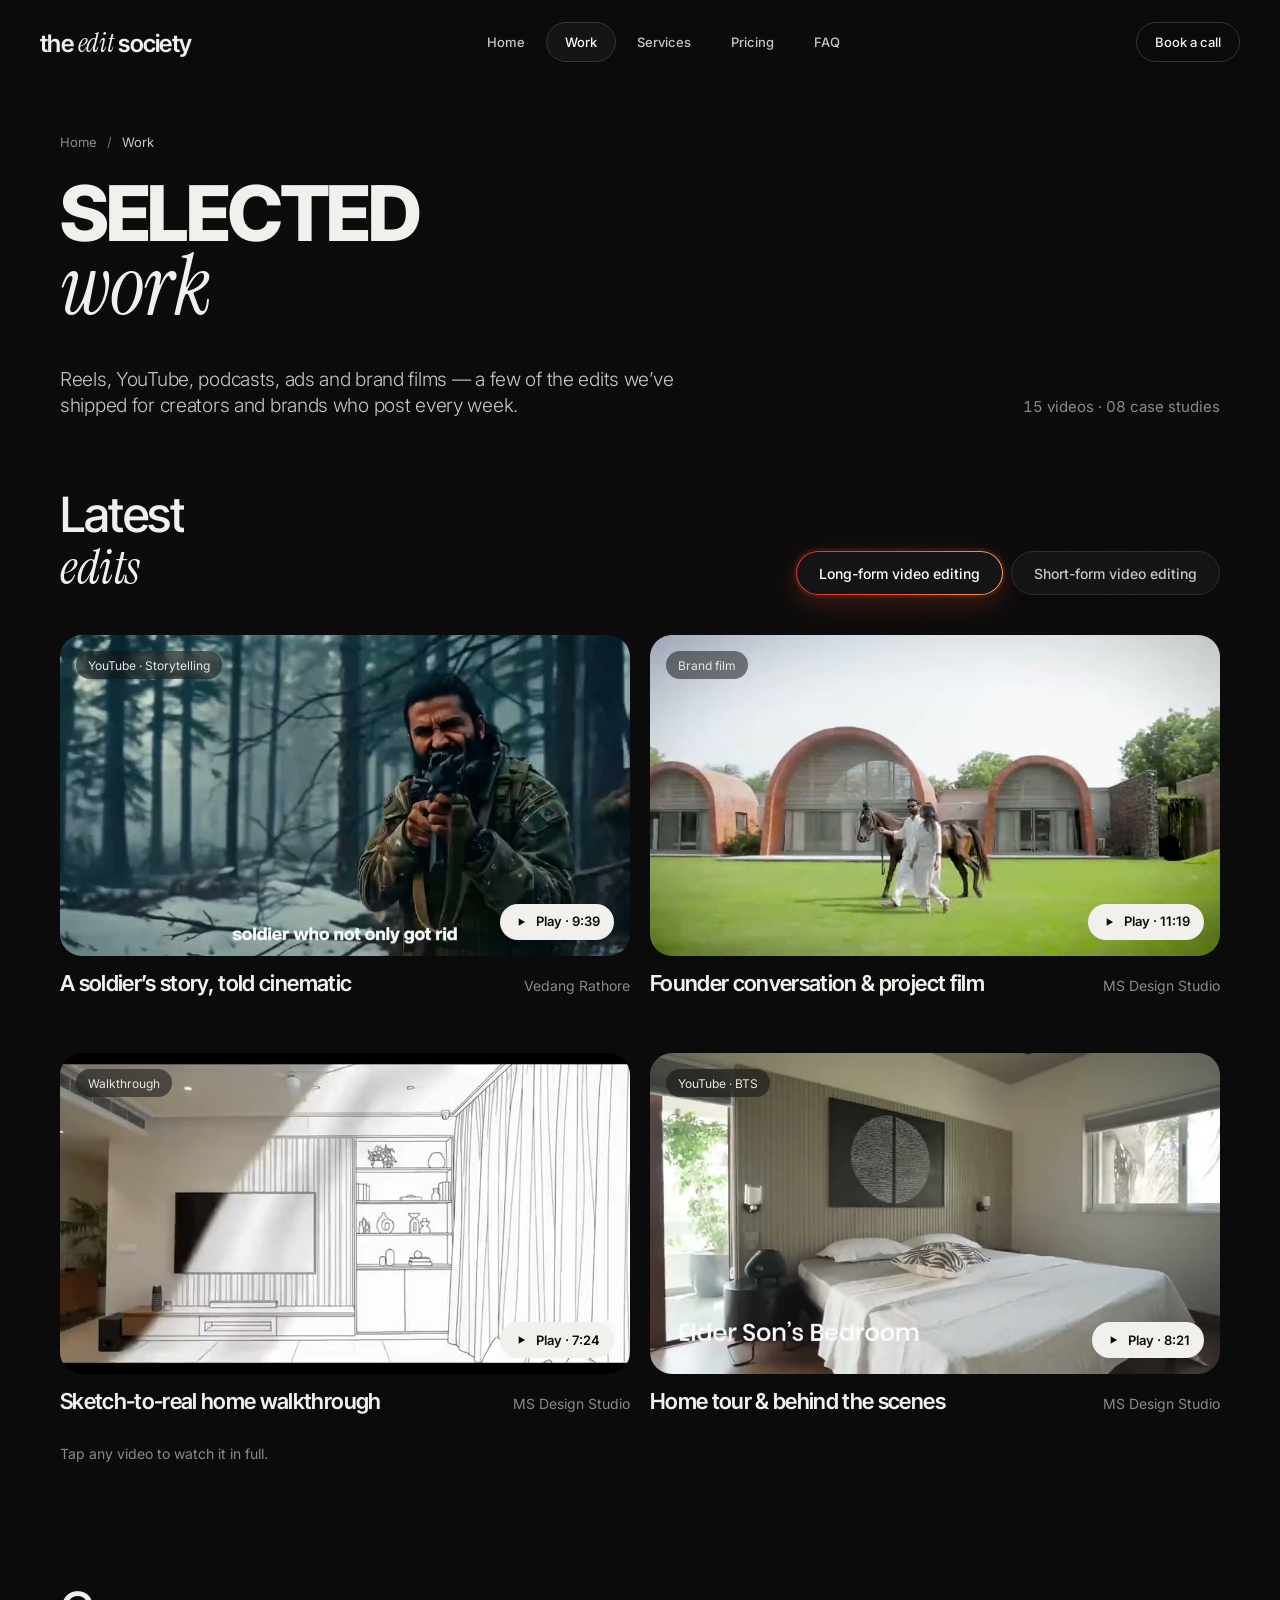
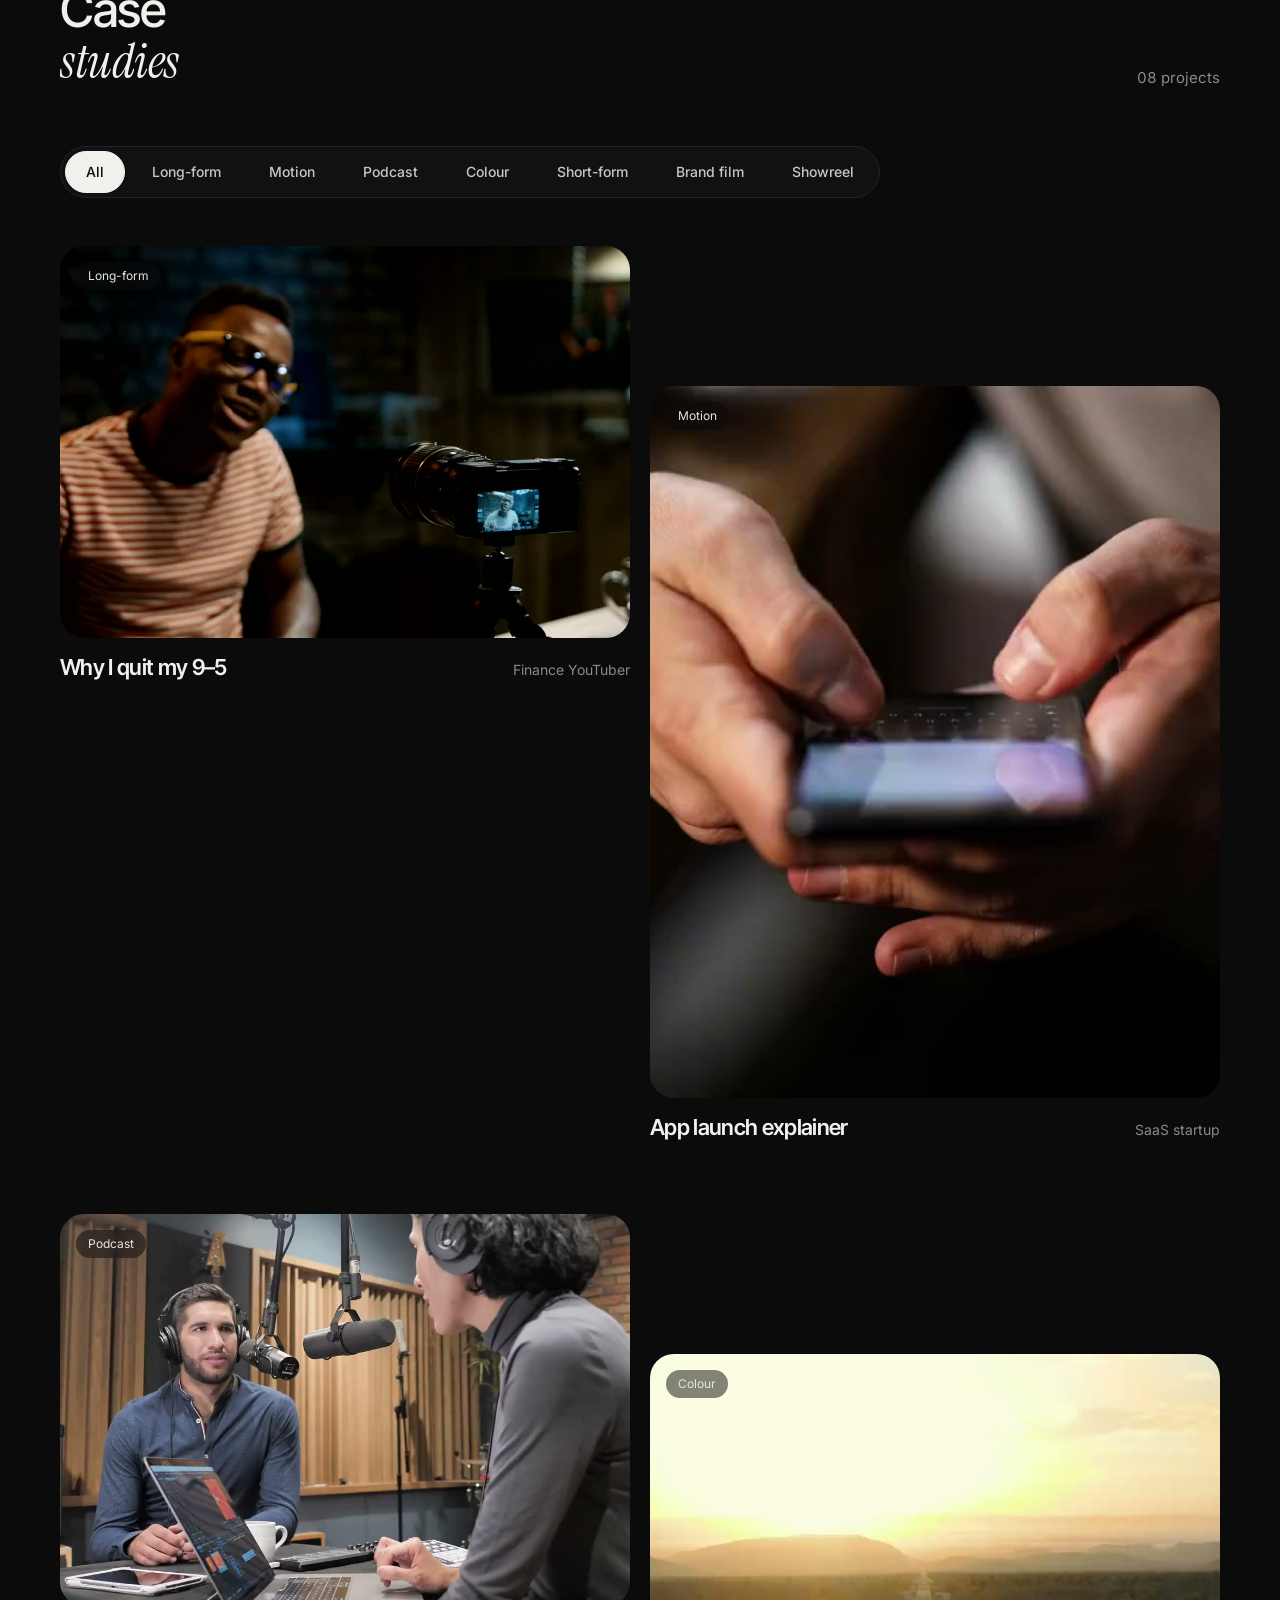
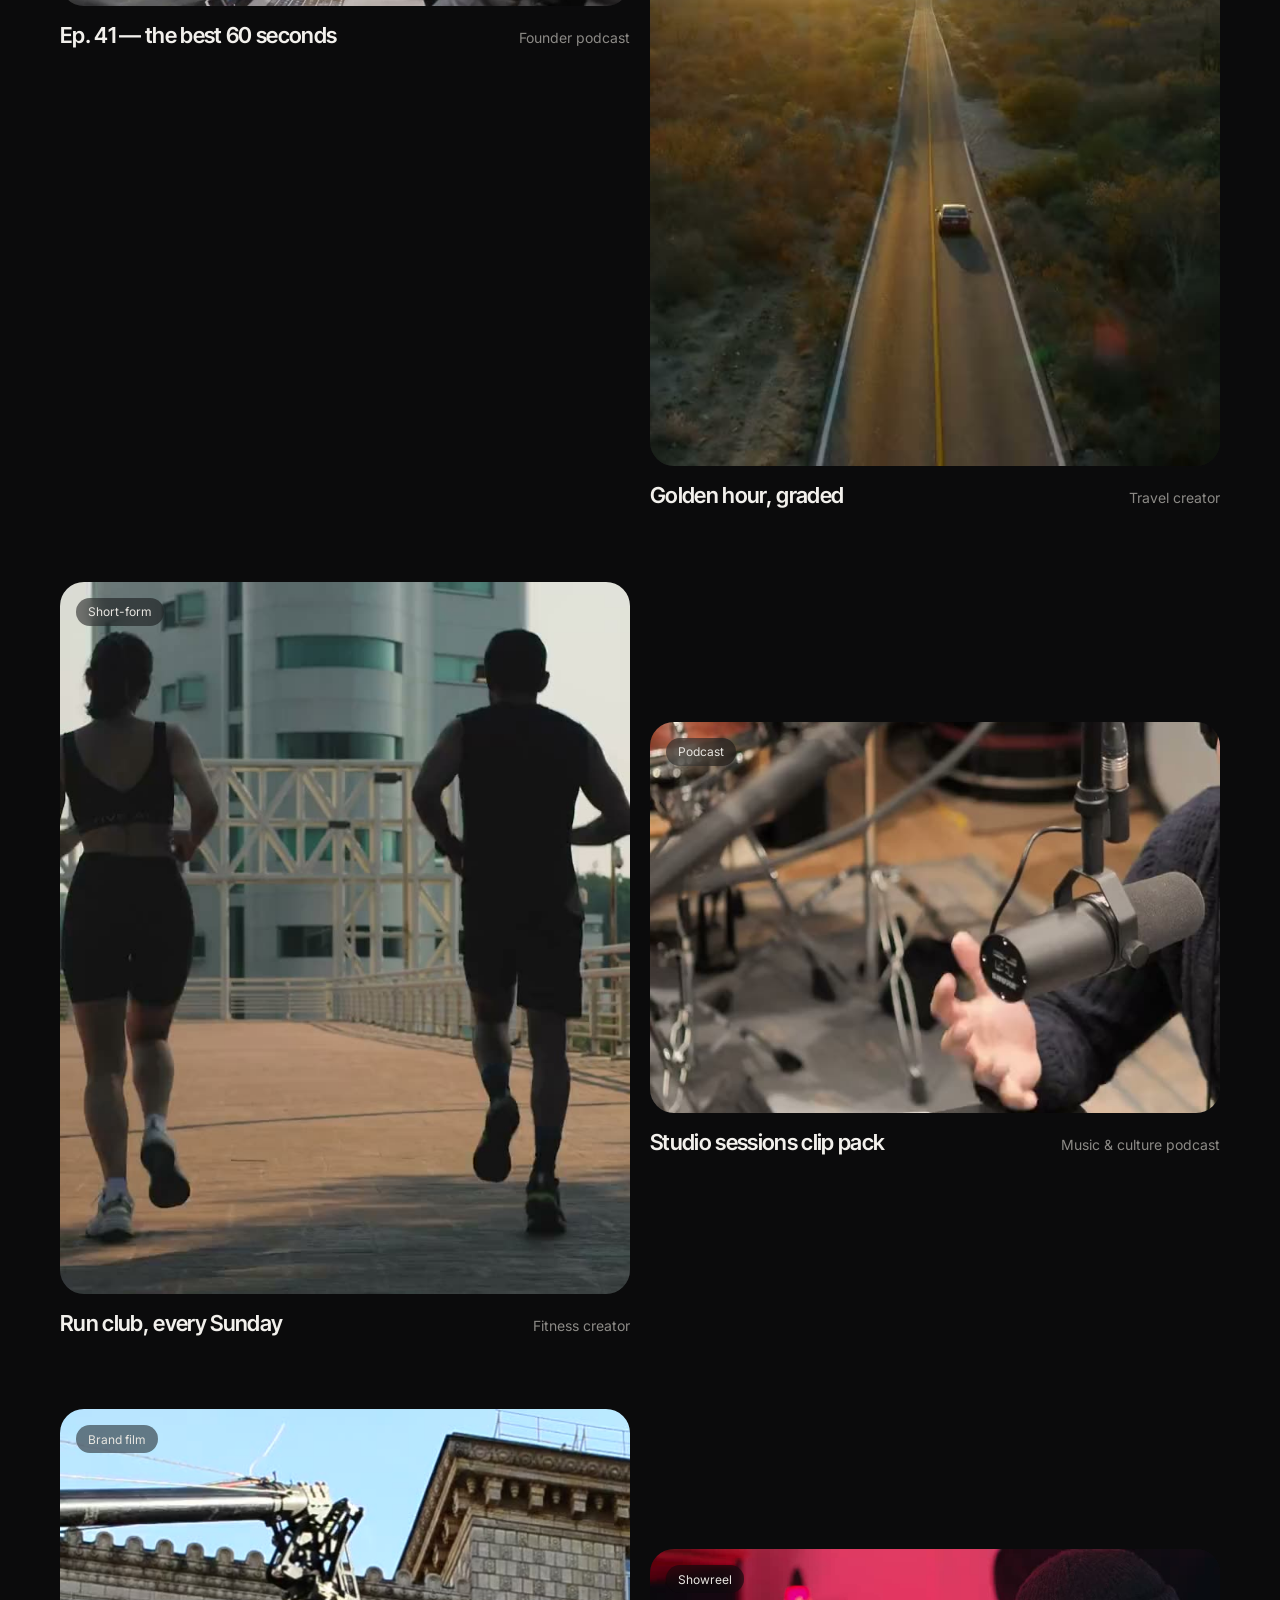
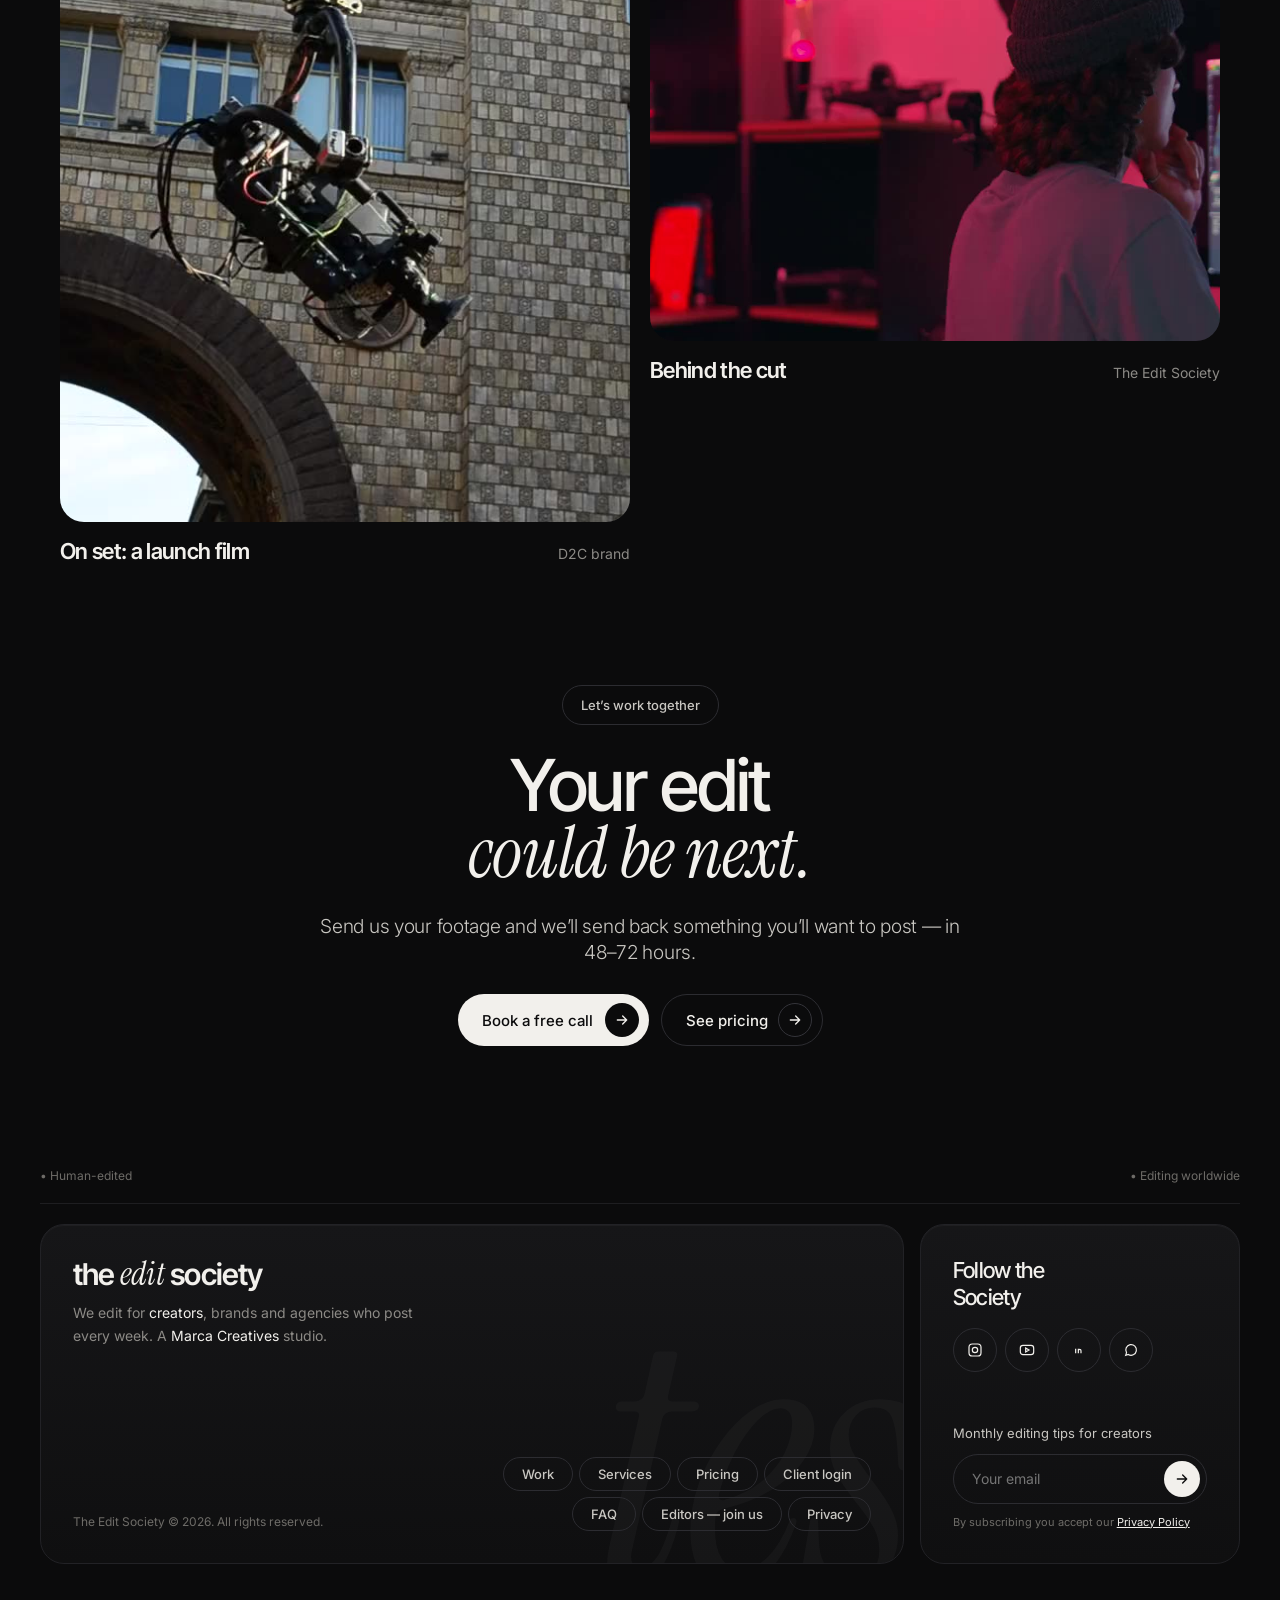
<file: work.html>
<!doctype html>
<html lang="en">
<head>
<meta charset="utf-8">
<title>Work — The Edit Society</title>
<meta name="viewport" content="width=device-width, initial-scale=1">
<meta name="description" content="Selected edits by The Edit Society — reels, YouTube, podcasts, ads and brand films.">
<meta name="theme-color" content="#0B0B0C">
<link rel="preconnect" href="https://fonts.googleapis.com">
<link rel="preconnect" href="https://fonts.gstatic.com" crossorigin>
<link href="https://fonts.googleapis.com/css2?family=Inter+Tight:wght@500;600;700;800&amp;family=Inter:wght@300;400;500;600&amp;family=Instrument+Serif:ital@0;1&amp;display=swap" rel="stylesheet">
<link rel="stylesheet" href="./site.css">
</head>
<body data-page="work">
<div class="curtain" aria-hidden="true"></div>
<div class="grain" aria-hidden="true"></div>
<div id="nav"></div>
<main id="app"></main>
<div id="foot"></div>
<noscript><p style="padding:40px;text-align:center">Please enable JavaScript to view this page, or <a href="index.html" style="text-decoration:underline">go to the home page</a>.</p><style>.curtain{display:none}</style></noscript>
<script src="./site-data.js"></script>
<script src="./site.js"></script>
</body>
</html>
</file>
<file: site.css>
/* The Edit Society — shared styles for inner pages (services, service, work, project).
   Tokens, buttons and scroll animations match index.html. */
*{box-sizing:border-box}
html{-webkit-text-size-adjust:100%}
body{margin:0;background:#0B0B0C;color:#F2F0EC;font-family:Inter,sans-serif;font-size:17px;line-height:1.6;overflow-x:clip}
a{color:#F2F0EC;text-decoration:none}a:hover{color:#FFFFFF}
img,video{display:block}
.disp{font-family:'Inter Tight',sans-serif;font-weight:800;text-transform:uppercase;letter-spacing:-0.045em}
.sans{font-family:'Inter Tight',sans-serif;letter-spacing:-0.03em}
.serif{font-family:'Instrument Serif',serif;font-style:italic;font-weight:400;letter-spacing:-0.01em;text-transform:none}
.muted{color:#8C8A86}
.grain{position:fixed;inset:0;pointer-events:none;z-index:60;opacity:.03;background-image:url(./assets/d62b53dfdf56072f71b27a215dbd355c.png);mix-blend-mode:overlay}
.spin{animation:spin 24s linear infinite}
@keyframes spin{to{transform:rotate(360deg)}}
.marq{display:flex;width:max-content;animation:marq 38s linear infinite}
@keyframes marq{to{transform:translateX(-50%)}}

/* ---------- buttons & pills ---------- */
.pill{display:inline-flex;align-items:center;justify-content:center;gap:8px;min-height:40px;padding:0 18px;border-radius:999px;font:500 13px/1 Inter,sans-serif;color:#C9C7C2;border:1px solid transparent;background:none;cursor:pointer;transition:border-color .3s,color .3s,background .3s}
.pill:hover{border-color:#2C2C31;color:#FFFFFF}
.pill.on{border-color:#34343A;color:#FFFFFF;background:#141416}
.pill.line{border-color:#2C2C31}
.btn{display:inline-flex;align-items:center;gap:12px;min-height:52px;padding:0 10px 0 24px;border-radius:999px;font:500 15px/1 Inter,sans-serif;color:#0B0B0C;background:#F2F0EC;transition:transform .3s,background .3s}
.btn:hover{color:#0B0B0C;background:#FFFFFF;transform:translateY(-2px)}
.btn .dot{width:34px;height:34px;border-radius:50%;background:#0B0B0C;color:#F2F0EC;display:grid;place-items:center;transition:transform .4s cubic-bezier(.2,.8,.2,1)}
.btn:hover .dot{transform:rotate(-45deg)}
.btn2{display:inline-flex;align-items:center;gap:10px;min-height:52px;padding:0 24px;border-radius:999px;font:500 15px/1 Inter,sans-serif;color:#F2F0EC;border:1px solid #2C2C31;transition:border-color .3s,background .3s}
.btn2:hover{border-color:#F2F0EC;background:#F2F0EC0D}
.btn2 .dot{width:34px;height:34px;margin-right:-14px;border-radius:50%;border:1px solid #34343A;display:grid;place-items:center;transition:transform .4s cubic-bezier(.2,.8,.2,1)}
.btn2:hover .dot{transform:rotate(-45deg)}
.dot svg{display:block}
.ulink{display:inline-flex;align-items:center;gap:12px;font:500 17px Inter,sans-serif;color:#F2F0EC;text-decoration:underline;text-underline-offset:6px;text-decoration-thickness:1px}
.ulink .dot{width:34px;height:34px;border-radius:50%;background:#F2F0EC;color:#0B0B0C;display:grid;place-items:center;transition:transform .4s}
.ulink:hover .dot{transform:translateX(4px)}
.chip{min-height:32px;padding:0 12px;display:inline-flex;align-items:center;border-radius:999px;border:1px solid #2C2C31;font-size:12px;color:#C9C7C2;white-space:nowrap}
.glass{background:linear-gradient(180deg,#161618,#0F0F10);border:1px solid #222226;box-shadow:inset 0 1px 0 #FFFFFF0A}
.media{position:relative;overflow:hidden;background:#141416}
.media img,.media video{position:absolute;inset:0;width:100%;height:100%;object-fit:cover;transition:transform 1.4s cubic-bezier(.2,.8,.2,1)}
a:hover .media video,a:hover .media img,.media:hover video,.media:hover img{transform:scale(1.05)}
.tag{position:absolute;left:16px;top:16px;min-height:28px;padding:0 12px;display:inline-flex;align-items:center;border-radius:999px;background:#0B0B0C80;backdrop-filter:blur(8px);-webkit-backdrop-filter:blur(8px);font-size:12px;color:#E8E6E1;z-index:1}

/* ---------- background videos: no native controls / iOS play overlay ---------- */
video:not([controls]){pointer-events:none;-webkit-touch-callout:none}
video:not([controls])::-webkit-media-controls,video:not([controls])::-webkit-media-controls-panel,video:not([controls])::-webkit-media-controls-overlay-play-button,video:not([controls])::-webkit-media-controls-start-playback-button{display:none !important;-webkit-appearance:none;opacity:0}

/* ---------- layout ---------- */
.wrap{max-width:1240px;margin:0 auto;padding:0 40px}
.wide{max-width:1600px;margin:0 auto;padding:0 20px}
.sec{padding:120px 0}
.sec-sm{padding:80px 0}
.h2{margin:0;font-size:clamp(34px,3.8vw,56px);font-weight:500;line-height:1}
.h2 .ln,.ptitle .ln{display:block;overflow:hidden;padding-bottom:.06em}
.kicker{font-size:12px;letter-spacing:.1em;text-transform:uppercase;color:#6E6C68}
.eyebrow{display:flex;align-items:center;gap:10px;font-size:13px;color:#8C8A86}
.eyebrow i{width:7px;height:7px;border-radius:50%;background:#FF5A1F;display:inline-block}

/* ---------- nav ---------- */
.nav{position:sticky;top:0;z-index:30;background:linear-gradient(#0B0B0CF2,#0B0B0C00)}
.nav-in{max-width:1440px;margin:0 auto;padding:18px 40px;display:flex;align-items:center;justify-content:space-between;gap:24px}
.logo{font-size:24px;line-height:1;white-space:nowrap}
.logo .serif{font-size:27px}
.navlinks{display:flex;gap:2px;padding:4px;border-radius:999px}
.nav-r{display:flex;align-items:center;gap:8px}
.burger{display:none;width:44px;height:44px;border-radius:50%;border:1px solid #34343A;background:none;color:#F2F0EC;cursor:pointer;place-items:center}
.burger span{display:block;width:16px;height:1.5px;background:currentColor;position:relative}
.burger span::before,.burger span::after{content:"";position:absolute;left:0;width:16px;height:1.5px;background:currentColor;transition:transform .4s cubic-bezier(.76,0,.24,1)}
.burger span::before{top:-5px}.burger span::after{top:5px}
.menu-open .burger span{background:transparent}
.menu-open .burger span::before{transform:translateY(5px) rotate(45deg)}
.menu-open .burger span::after{transform:translateY(-5px) rotate(-45deg)}
.menu{position:fixed;inset:0;z-index:25;background:#0B0B0C;display:flex;flex-direction:column;justify-content:flex-end;padding:110px 24px 40px;gap:4px;clip-path:inset(0 0 100% 0);visibility:hidden;transition:clip-path .7s cubic-bezier(.76,0,.24,1),visibility 0s .7s}
.menu-open .menu{clip-path:inset(0 0 0 0);visibility:visible;transition:clip-path .7s cubic-bezier(.76,0,.24,1)}
.menu a.big{display:block;overflow:hidden;font:800 clamp(40px,12vw,72px)/1.02 'Inter Tight',sans-serif;text-transform:uppercase;letter-spacing:-.045em}
.menu a.big span{display:inline-block;transform:translateY(105%);transition:transform .8s cubic-bezier(.2,.8,.2,1)}
.menu-open .menu a.big span{transform:none}
.menu a.big:nth-child(2) span{transition-delay:.05s}.menu a.big:nth-child(3) span{transition-delay:.1s}.menu a.big:nth-child(4) span{transition-delay:.15s}.menu a.big:nth-child(5) span{transition-delay:.2s}
.menu .mfoot{display:flex;justify-content:space-between;align-items:center;margin-top:32px;padding-top:20px;border-top:1px solid #1E1E21;font-size:13px;color:#8C8A86}
.menu-open{overflow:hidden}

/* ---------- page transition curtain ---------- */
.curtain{position:fixed;inset:0;z-index:200;background:#070708;pointer-events:none;animation:cout .9s cubic-bezier(.76,0,.24,1) .1s both}
@keyframes cout{from{transform:translateY(0)}to{transform:translateY(-101%)}}
.leaving .curtain{animation:cin .5s cubic-bezier(.76,0,.24,1) both}
@keyframes cin{from{transform:translateY(101%)}to{transform:translateY(0)}}

/* ---------- page hero ---------- */
.phero{padding:48px 0 0}
.crumbs{display:flex;flex-wrap:wrap;align-items:center;gap:10px;font-size:13px;color:#6E6C68;margin-bottom:28px}
.crumbs a{color:#8C8A86}.crumbs a:hover{color:#F2F0EC}
.ptitle{margin:0;font-size:clamp(38px,6vw,88px);line-height:.86}
.ptitle .ln > span,.rise-in{display:inline-block;animation:rise 1.1s cubic-bezier(.2,.8,.2,1) both}
.ptitle .ln:nth-child(2) > span{animation-delay:.08s}.ptitle .ln:nth-child(3) > span{animation-delay:.16s}
.fade-in{animation:fadein .9s ease both}
.d-1{animation-delay:.25s}.d-2{animation-delay:.4s}.d-3{animation-delay:.55s}
.lead{margin:0;font-size:clamp(17px,1.5vw,21px);font-weight:300;line-height:1.35;letter-spacing:-.015em;color:#C9C7C2;max-width:660px}
.hrow{display:flex;justify-content:space-between;align-items:flex-end;gap:32px;flex-wrap:wrap;margin-top:40px}
.hmedia{margin-top:48px;border-radius:28px;aspect-ratio:16/8}

/* ---------- services list (services.html) ---------- */
.slist{border-top:1px solid #1E1E21}
.srow{position:relative;display:grid;grid-template-columns:80px 1fr 56px;align-items:center;gap:28px;padding:26px 0;border-bottom:1px solid #1E1E21;color:#F2F0EC;transition:padding .5s cubic-bezier(.2,.8,.2,1)}
.srow .n{font-size:15px;color:#6E6C68;font-variant-numeric:tabular-nums}
.srow .t{font-size:clamp(26px,3vw,44px);line-height:.95}
.srow .tt{display:flex;justify-content:space-between;align-items:center;gap:28px;min-width:0}
.srow .d{font-size:15px;color:#8C8A86;max-width:360px;text-align:right}
.srow .go{width:56px;height:56px;border-radius:50%;border:1px solid #2C2C31;display:grid;place-items:center;transition:background .3s,color .3s,transform .5s cubic-bezier(.2,.8,.2,1)}
.srow:hover{padding-left:16px;padding-right:16px}
.srow:hover .go{background:#F2F0EC;color:#0B0B0C;transform:rotate(-45deg)}
.srow .thumb{display:none}
.slist:hover .srow:not(:hover) .t{color:#4A4A50}
.srow .t{transition:color .4s}
.hoverprev{position:fixed;left:0;top:0;width:340px;aspect-ratio:4/3;border-radius:20px;overflow:hidden;pointer-events:none;z-index:20;opacity:0;transform:translate(-50%,-50%) scale(.6) rotate(-6deg);transition:opacity .35s,transform .5s cubic-bezier(.2,.8,.2,1);background:#141416}
.hoverprev.on{opacity:1;transform:translate(-50%,-50%) scale(1) rotate(-3deg)}
.hoverprev video{position:absolute;inset:0;width:100%;height:100%;object-fit:cover}
@media (hover:none){.hoverprev{display:none}}

/* ---------- cards ---------- */
.cards3{display:grid;grid-template-columns:repeat(auto-fit,minmax(min(100%,330px),1fr));gap:16px;align-items:stretch}
.acard{position:relative;overflow:hidden;border-radius:28px;padding:28px;display:flex;flex-direction:column;gap:18px;min-height:420px}
.acard h3{margin:0;font-size:28px;font-weight:600}
.acard .row{display:flex;justify-content:space-between;padding:10px 0;border-top:1px solid #1E1E21;font-size:15px;color:#C9C7C2}
.acard .row:hover{color:#FFFFFF}
.glow{position:absolute;left:50%;top:-30%;width:120%;aspect-ratio:1;margin-left:-60%;border-radius:50%;background:radial-gradient(closest-side,#FF5A1F2E,transparent);pointer-events:none}
.steps{display:grid;grid-template-columns:repeat(auto-fit,minmax(min(100%,300px),1fr));gap:56px;align-items:start}
.step{display:flex;flex-direction:column;gap:14px;padding-top:24px;border-top:1px solid #1E1E21}
.step .num{font-size:46px;line-height:1;color:#FF5A1F}
.step h3{margin:0;font-size:21px;font-weight:600}
.step p{margin:0;color:#8C8A86;font-size:16px}

/* ---------- project cards (work grid, related work) ---------- */
.pgrid{display:grid;grid-template-columns:repeat(2,minmax(0,1fr));gap:72px 20px;align-items:start}
.pgrid > .pcard.offset{margin-top:140px}
.pcard{display:flex;flex-direction:column;gap:16px;color:#F2F0EC}
.pcard .media{border-radius:24px;aspect-ratio:4/5}
.pcard.land .media{aspect-ratio:16/11}
.pmeta{display:flex;justify-content:space-between;align-items:baseline;gap:16px}
.pmeta b{font:600 22px/1.2 'Inter Tight',sans-serif;letter-spacing:-.03em}
.pmeta > span{font-size:14px;color:#8C8A86;white-space:nowrap}
.pcard .view{position:absolute;left:50%;top:50%;width:96px;height:96px;margin:-48px 0 0 -48px;border-radius:50%;background:#F2F0EC;color:#0B0B0C;display:grid;place-items:center;font-size:13px;font-weight:600;opacity:0;transform:scale(.7);transition:all .5s cubic-bezier(.2,.8,.2,1);z-index:1}
.pcard:hover .view{opacity:1;transform:none}
.pcard.hide{display:none}
.rgrid{display:grid;grid-template-columns:repeat(auto-fit,minmax(min(100%,340px),1fr));gap:20px}
.rgrid .pcard .media{aspect-ratio:16/11}
.filters{display:flex;flex-wrap:wrap;gap:6px;padding:4px;border-radius:999px;border:1px solid #222226;background:#111113;width:max-content;max-width:100%}
.filters .pill{min-height:42px;padding:0 20px;font-size:14px}
.filters .pill.on{background:#F2F0EC;color:#0B0B0C;border-color:#F2F0EC}
.count{font-size:15px;color:#8C8A86;font-variant-numeric:tabular-nums}
.pin{animation:pin .8s cubic-bezier(.2,.8,.2,1) both}
@keyframes pin{from{opacity:0;transform:translateY(40px)}}

/* ---------- detail pages ---------- */
.meta4{display:grid;grid-template-columns:repeat(4,minmax(0,1fr));gap:24px;margin-top:56px;padding-top:24px;border-top:1px solid #1E1E21}
.meta4 div{display:flex;flex-direction:column;gap:6px}
.meta4 span{font-size:12px;letter-spacing:.1em;text-transform:uppercase;color:#6E6C68}
.meta4 b{font-weight:500;font-size:17px;line-height:1.35}
.split{display:grid;grid-template-columns:minmax(0,.8fr) minmax(0,1.2fr);gap:64px;align-items:start}
.split .sticky{position:sticky;top:110px;display:flex;flex-direction:column;gap:18px}
.prose{font-size:clamp(18px,1.6vw,22px);font-weight:300;line-height:1.4;letter-spacing:-.015em;color:#E8E6E1;margin:0}
.ilist{display:flex;flex-direction:column}
.irow{display:grid;grid-template-columns:56px 1fr auto;gap:20px;align-items:center;padding:18px 0;border-bottom:1px solid #1E1E21;font-size:clamp(16px,1.3vw,19px)}
.irow:first-child{border-top:1px solid #1E1E21}
.irow .n{font-size:14px;color:#6E6C68;font-variant-numeric:tabular-nums}
.irow .ck{width:28px;height:28px;border-radius:50%;border:1px solid #2C2C31;display:grid;place-items:center;color:#FF5A1F}
.specs{display:grid;grid-template-columns:repeat(4,minmax(0,1fr));gap:16px}
.spec{border-radius:24px;padding:28px;display:flex;flex-direction:column;gap:28px;min-height:190px;justify-content:space-between}
.spec span{font-size:12px;letter-spacing:.1em;text-transform:uppercase;color:#6E6C68}
.spec b{font:500 clamp(22px,2vw,30px)/1.1 'Inter Tight',sans-serif;letter-spacing:-.03em}
.gallery{display:grid;grid-template-columns:repeat(2,minmax(0,1fr));gap:14px}
.gallery .media{border-radius:22px;aspect-ratio:4/3}
.gallery .full{grid-column:1/-1;aspect-ratio:16/7}
.stats{border-radius:28px;padding:64px 40px;display:grid;grid-template-columns:repeat(auto-fit,minmax(min(100%,220px),1fr));gap:40px;text-align:center}
.stats b{display:block;font:500 clamp(40px,4vw,64px)/1 'Inter Tight',sans-serif;letter-spacing:-.03em;font-variant-numeric:tabular-nums}
.stats b em{font-family:'Instrument Serif',serif;font-style:italic;font-weight:400;color:#FF5A1F}
.stats span{font-size:14px;color:#8C8A86}
.quote{margin:0;font:400 clamp(22px,2.4vw,36px)/1.25 'Inter Tight',sans-serif;letter-spacing:-.03em;text-align:center}
.who{display:flex;align-items:center;justify-content:center;gap:14px;margin-top:32px}
.who .av{width:46px;height:46px;border-radius:50%;background:linear-gradient(135deg,#FF5A1F,#6B3FD6)}
.who div{display:flex;flex-direction:column;line-height:1.35}
.who small{font-size:13px;color:#8C8A86}
.note{font-size:11px;color:#3E3E44;text-align:center;margin-top:20px}
.pricecard{position:relative;overflow:hidden;border-radius:28px;padding:48px;display:flex;justify-content:space-between;align-items:center;gap:40px;flex-wrap:wrap;border-color:#34343A}
.pricecard .price{font:500 clamp(40px,4.4vw,64px)/1 'Inter Tight',sans-serif;letter-spacing:-.03em}
.faqi{border-bottom:1px solid #1E1E21}
.faqi button{width:100%;min-height:80px;display:flex;justify-content:space-between;align-items:center;gap:24px;background:none;border:0;color:#F2F0EC;text-align:left;cursor:pointer;padding:22px 0;font:400 20px/1.35 Inter,sans-serif}
.faqi .ic{flex-shrink:0;width:40px;height:40px;border-radius:50%;display:grid;place-items:center;font-size:22px;font-weight:300;border:1px solid #2C2C31;transition:transform .4s cubic-bezier(.2,.8,.2,1),background .3s,color .3s}
.faqi.open .ic{transform:rotate(45deg);background:#F2F0EC;color:#0B0B0C;border-color:#F2F0EC}
.faqi .a{display:grid;grid-template-rows:0fr;transition:grid-template-rows .5s cubic-bezier(.2,.8,.2,1)}
.faqi.open .a{grid-template-rows:1fr}
.faqi .a > div{overflow:hidden}
.faqi .a p{margin:0 0 28px;max-width:640px;color:#8C8A86;font-size:16px}
.nextbig{position:relative;display:block;overflow:hidden;border-radius:28px;min-height:min(60vh,520px);color:#F2F0EC}
.nextbig video,.nextbig img{position:absolute;inset:0;width:100%;height:100%;object-fit:cover;filter:brightness(.38);transition:transform 1.4s cubic-bezier(.2,.8,.2,1),filter .6s}
.nextbig:hover video{transform:scale(1.05);filter:brightness(.5)}
.nextbig .in{position:relative;z-index:1;min-height:inherit;display:flex;flex-direction:column;justify-content:space-between;padding:36px;gap:40px}
.nextbig .t{font-size:clamp(38px,5.6vw,96px);line-height:.88;margin:0}
.ctaband{text-align:center;display:flex;flex-direction:column;align-items:center;gap:28px}
.ctaband h2{margin:0;font-size:clamp(42px,5.6vw,88px);line-height:.92;font-weight:500}

/* ---------- pricing page ---------- */
.packbar{display:flex;padding:4px;border-radius:999px;border:1px solid #222226;background:#111113;width:max-content;max-width:100%;margin:0 auto}
.packbar button{min-height:42px;padding:0 18px;border-radius:999px;border:0;background:none;color:#8C8A86;font:500 14px Inter,sans-serif;cursor:pointer;transition:all .3s;white-space:nowrap}
.packbar button.on{background:#F2F0EC;color:#0B0B0C}
.plans{display:grid;grid-template-columns:repeat(3,minmax(0,1fr));gap:16px;align-items:stretch}
.plan{position:relative;overflow:hidden;border-radius:28px;padding:28px;display:flex;flex-direction:column;gap:16px}
.plan.pop{border-color:#34343A}
.plan .top{position:relative;display:flex;justify-content:space-between;align-items:center;gap:10px}
.plan .nm{font:600 22px/1 'Inter Tight',sans-serif;letter-spacing:-.02em}
.plan .badge{min-height:30px;padding:0 12px;display:inline-flex;align-items:center;border-radius:999px;background:#F2F0EC;color:#0B0B0C;font-size:12px;font-weight:500}
.plan .for{position:relative;font-size:15px;color:#8C8A86}
.plan .pr{position:relative;display:flex;align-items:baseline;flex-wrap:wrap;gap:8px;padding:8px 0 0}
.plan .pr b{font:500 clamp(40px,3.6vw,52px)/1 'Inter Tight',sans-serif;letter-spacing:-.03em}
.plan .tot{position:relative;font-size:13px;color:#8C8A86}
.plan .feats{position:relative;display:flex;flex-direction:column;margin-bottom:8px}
.plan .feats span{display:flex;gap:10px;align-items:flex-start;padding:11px 0;border-top:1px solid #1E1E21;font-size:15px;color:#C9C7C2}
.plan .feats span i{color:#FF5A1F;flex-shrink:0;margin-top:3px;font-style:normal}
.plan .btn,.plan .btn2{position:relative;margin-top:auto;justify-content:space-between}
.cmpwrap{overflow-x:auto;border-radius:24px;border:1px solid #222226;background:#0F0F10}
.cmp{width:100%;border-collapse:separate;border-spacing:0;min-width:760px;font-size:15px}
.cmp th,.cmp td{padding:16px 20px;text-align:left;border-bottom:1px solid #1A1A1D;vertical-align:middle}
.cmp thead th{background:#121214;padding:22px 20px;vertical-align:bottom}
.cmp thead th b{display:block;font:600 20px/1.1 'Inter Tight',sans-serif;letter-spacing:-.02em;color:#F2F0EC}
.cmp thead th span{display:block;margin-top:6px;font-weight:400;font-size:13px;color:#8C8A86}
.cmp thead th.pop{background:linear-gradient(180deg,#2A1A12,#121214)}
.cmp tbody th{font-weight:400;color:#C9C7C2;width:30%;position:sticky;left:0;background:#0F0F10;z-index:1}
.cmp td{color:#E8E6E1;width:23.3%}
.cmp td.pop{background:#FF5A1F08}
.cmp tr.grp th{padding:26px 20px 10px;font-size:12px;letter-spacing:.12em;text-transform:uppercase;color:#FF5A1F;background:#0F0F10}
.cmp .yes{display:inline-grid;place-items:center;width:26px;height:26px;border-radius:50%;background:#FF5A1F1F;color:#FF7A45}
.cmp .no{color:#4A4A50}
.cmp tbody tr:hover td,.cmp tbody tr:hover th{background:#141416}
.addons{display:grid;grid-template-columns:repeat(3,minmax(0,1fr));gap:12px}
.addon{border-radius:20px;padding:22px;display:flex;flex-direction:column;gap:6px}
.addon .row{display:flex;justify-content:space-between;align-items:baseline;gap:12px}
.addon b{font:600 17px/1.25 'Inter Tight',sans-serif;letter-spacing:-.02em}
.addon em{font-style:normal;font:500 17px 'Inter Tight',sans-serif;color:#FF7A45;white-space:nowrap}
.addon span{font-size:14px;color:#8C8A86}
.fit{border-radius:24px;padding:28px;display:flex;flex-direction:column;gap:14px;min-height:240px}
.fit .q{font-size:13px;letter-spacing:.08em;text-transform:uppercase;color:#6E6C68}
.fit h3{margin:0;font:600 21px/1.2 'Inter Tight',sans-serif;letter-spacing:-.02em}
.fit p{margin:0;color:#8C8A86;font-size:15px}
.fit .rec{margin-top:auto;display:inline-flex;align-items:center;gap:8px;font-size:14px;font-weight:500;color:#F2F0EC}
.fit .rec i{width:8px;height:8px;border-radius:50%;background:#FF5A1F}
/* ---------- real work (work page) ---------- */
.wtabs{display:flex;gap:8px;flex-wrap:wrap}
.wtabs button{min-height:44px;padding:0 22px;border-radius:999px;border:1.5px solid #2C2C31;background:#141416;color:#C9C7C2;font:500 14px Inter,sans-serif;cursor:pointer;transition:color .3s,box-shadow .4s,border-color .3s}
.wtabs button.on{color:#FFFFFF;border-color:transparent;background:linear-gradient(#141416,#141416) padding-box,linear-gradient(100deg,#E0303B,#FF5A1F 55%,#F2A65A) border-box;box-shadow:0 0 0 3px #FF5A1F1A,0 8px 28px #FF5A1F38}
.lgrid{display:grid;grid-template-columns:repeat(2,minmax(0,1fr));gap:56px 20px}
.lcard{display:flex;flex-direction:column;gap:14px;color:#F2F0EC}
.lcard .media{aspect-ratio:16/9;border-radius:22px}
.sgrid{display:grid;grid-template-columns:repeat(4,minmax(0,1fr));gap:14px}
.scard{position:relative;display:block;aspect-ratio:9/16;border-radius:20px;overflow:hidden;background:#141416;color:#F2F0EC}
.scard video{position:absolute;inset:0;width:100%;height:100%;object-fit:cover;transition:transform 1.2s cubic-bezier(.2,.8,.2,1)}
.scard:hover video{transform:scale(1.05)}
.scard::after{content:"";position:absolute;inset:0;background:linear-gradient(transparent 55%,#0B0B0CD9);pointer-events:none}
.scard .vw{position:absolute;left:12px;top:12px;z-index:1;display:inline-flex;align-items:center;gap:6px;min-height:28px;padding:0 10px;border-radius:999px;background:#0B0B0C99;backdrop-filter:blur(8px);-webkit-backdrop-filter:blur(8px);font-size:12px;font-weight:600}
.scard .tt{position:absolute;left:14px;right:14px;bottom:14px;z-index:1;display:flex;flex-direction:column;gap:2px;font-size:14px;font-weight:500;line-height:1.3}
.scard .tt small{font-size:12px;color:#C9C7C2;font-weight:400}
.playpill{position:absolute;right:16px;bottom:16px;z-index:1;display:inline-flex;align-items:center;gap:8px;min-height:36px;padding:0 14px;border-radius:999px;background:#F2F0EC;color:#0B0B0C;font-size:13px;font-weight:600}
.lb{position:fixed;inset:0;z-index:150;background:#000000E6;backdrop-filter:blur(8px);-webkit-backdrop-filter:blur(8px);display:flex;flex-direction:column;align-items:center;justify-content:center;gap:14px;padding:64px 20px 24px;animation:fadein .3s ease}
.lb video{max-width:min(1280px,100%);max-height:calc(100vh - 140px);max-height:calc(100svh - 140px);border-radius:16px;background:#000;pointer-events:auto}
.lb.portrait video{max-width:min(440px,100%)}
.lb .lbt{font-size:14px;color:#C9C7C2}
.lb .lbx{position:absolute;right:18px;top:16px;width:46px;height:46px;border-radius:50%;border:1px solid #FFFFFF33;background:#0B0B0C;color:#F2F0EC;font-size:22px;cursor:pointer;display:grid;place-items:center}
.lb .lbx:hover{background:#F2F0EC;color:#0B0B0C}

/* ---------- footer ---------- */
.foot{padding:0 40px 40px}
.foot-in{max-width:1240px;margin:0 auto;display:flex;flex-direction:column;gap:20px}
.foot-top{display:flex;justify-content:space-between;padding-bottom:18px;border-bottom:1px solid #1E1E21;font-size:12px;color:#6E6C68}
.foot-cards{display:flex;flex-wrap:wrap;gap:16px}
.fcard{position:relative;overflow:hidden;border-radius:24px;padding:32px;min-height:340px;display:flex;flex-direction:column;justify-content:space-between;gap:32px}
.fcard.a{flex:999 1 560px}.fcard.b{flex:1 1 320px}
.fcard .bgword{position:absolute;right:-10px;bottom:-80px;font-size:360px;line-height:1;color:#FFFFFF07;pointer-events:none}
.fpills{display:flex;flex-wrap:wrap;gap:6px;justify-content:flex-end;max-width:380px}
.fpills .pill{border-color:#2C2C31;min-height:34px}
.social{display:flex;gap:8px}
.social a{width:44px;height:44px;border-radius:50%;border:1px solid #2C2C31;display:grid;place-items:center;transition:background .3s,color .3s}
.social a:hover{background:#F2F0EC;color:#0B0B0C}
.nl{display:flex;align-items:center;gap:8px;padding:6px 6px 6px 16px;border-radius:999px;border:1px solid #2C2C31}
.nl input{flex:1;min-width:0;min-height:36px;background:none;border:0;outline:none;color:#F2F0EC;font:400 14px Inter,sans-serif}
.nl button{width:36px;height:36px;border-radius:50%;border:0;background:#F2F0EC;color:#0B0B0C;cursor:pointer;display:grid;place-items:center}

/* ---------- keyframes & scroll-driven reveals (same as home) ---------- */
.fadein{animation:fadein .7s ease both}
@keyframes fadein{from{opacity:0;transform:translateY(10px)}}
@keyframes rise{from{transform:translateY(105%)}}
.glowc{animation:glowc 6s ease-in-out infinite alternate}
@keyframes glowc{to{opacity:.55;transform:scale(1.15)}}
@supports (animation-timeline: view()) {
  .rv{animation:rv linear both;animation-timeline:view();animation-range:entry 0% entry 85%}
  @keyframes rv{from{opacity:0;transform:translateY(60px);filter:blur(8px)}}
  .rv2{animation:rv linear both;animation-timeline:view();animation-range:entry 20% entry 100%}
  .up{display:inline-block;animation:up linear both;animation-timeline:view();animation-range:entry 25% entry 100%}
  @keyframes up{from{transform:translateY(110%)}}
  .par{animation:par linear both;animation-timeline:view()}
  @keyframes par{from{transform:translateY(-6%) scale(1.14)}to{transform:translateY(6%) scale(1.14)}}
  .cliprev{animation:cliprev linear both;animation-timeline:view();animation-range:entry 0% cover 45%}
  @keyframes cliprev{from{clip-path:inset(12% 22% 12% 22% round 48px);transform:scale(.96)}to{clip-path:inset(0 0 0 0 round 0px)}}
  .heroclip{animation:heroclip linear both;animation-timeline:view();animation-range:exit 0% exit 90%}
  @keyframes heroclip{to{transform:scale(.92);opacity:.4;border-radius:44px}}
  .tilt{animation:tilt linear both;animation-timeline:view();animation-range:entry 0% cover 40%}
  @keyframes tilt{from{transform:perspective(1400px) rotateX(32deg) translateY(140px) scale(.94);opacity:0}}
  .d1{animation-range:entry 10% cover 46%}
  .d2{animation-range:entry 20% cover 52%}
  .numslide{animation:numslide linear both;animation-timeline:view();animation-range:entry 20% cover 45%}
  @keyframes numslide{from{transform:translateX(-80px);opacity:0}}
  .statsin{animation:statsin linear both;animation-timeline:view();animation-range:entry 0% cover 40%}
  @keyframes statsin{from{transform:scale(.88);opacity:0;border-radius:80px}}
  .slidein{animation:slidein linear both;animation-timeline:view();animation-range:entry 0% entry 100%}
  @keyframes slidein{from{transform:translateX(-60px);opacity:0}}
  .bigline{animation:bigline linear both;animation-timeline:view();animation-range:cover 0% cover 100%}
  @keyframes bigline{from{transform:translateX(30vw)}to{transform:translateX(calc(-100% + 40vw))}}
}
/* last items on a page can't scroll far enough for range-based reveals to finish */
.foot .rv2,.foot .rv{animation:none !important}

/* ---------- responsive ---------- */
@media (max-width:1000px){
  .plans{grid-template-columns:1fr;max-width:560px;margin:0 auto}
  .addons{grid-template-columns:repeat(2,minmax(0,1fr))}
  .sgrid{grid-template-columns:repeat(3,minmax(0,1fr))}
  .specs{grid-template-columns:repeat(2,minmax(0,1fr))}
  .meta4{grid-template-columns:repeat(2,minmax(0,1fr))}
  .split{grid-template-columns:1fr;gap:32px}
  .split .sticky{position:static}
  .srow{grid-template-columns:40px 1fr 48px;gap:18px}
  .srow .d{display:none}
  .srow .go{width:48px;height:48px}
}
@media (max-width:860px){
  .navlinks,.navcta{display:none !important}
  .burger{display:grid}
}
@media (max-width:700px){
  .plan{padding:24px;border-radius:24px}
  .addons{grid-template-columns:1fr}
  .lgrid{grid-template-columns:1fr;gap:36px}
  .sgrid{grid-template-columns:repeat(2,minmax(0,1fr));gap:10px}
  .packbar button{padding:0 12px;font-size:13px}
  .cmp th,.cmp td{padding:13px 14px;font-size:14px}
  .cmp tbody th{width:38%}
  .wrap{padding:0 20px}
  .wide{padding:0 12px}
  .nav-in{padding:14px 20px}
  .sec{padding:88px 0}
  .sec-sm{padding:64px 0}
  .phero{padding:28px 0 0}
  .crumbs{margin-bottom:20px}
  .hmedia{margin-top:40px;border-radius:20px;aspect-ratio:4/5}
  .hrow{margin-top:28px;gap:24px}
  .srow{grid-template-columns:92px 1fr;gap:16px;padding:18px 0}
  .srow:hover{padding-left:0;padding-right:0}
  .srow .n,.srow .go{display:none}
  .srow .thumb{display:block;position:relative;width:92px;aspect-ratio:4/5;border-radius:14px;overflow:hidden}
  .srow .t{font-size:30px}
  .srow .tt{flex-direction:column;align-items:flex-start;gap:6px}
  .srow .d{display:block;font-size:14px;text-align:left}
  .slist:hover .srow:not(:hover) .t{color:inherit}
  .pgrid{grid-template-columns:1fr;gap:48px}
  .pgrid > .pcard.offset{margin-top:0}
  .pcard .media{border-radius:20px}
  .pmeta{flex-direction:column;gap:2px}
  .pmeta b{font-size:22px}
  .pmeta > span{font-size:13px}
  .filters{width:auto;border-radius:22px}
  .filters .pill{min-height:38px;padding:0 14px;font-size:13px}
  .acard{min-height:0;padding:24px}
  .specs{gap:10px}
  .spec{padding:20px;min-height:140px;border-radius:20px;gap:18px}
  .spec b{font-size:24px}
  .meta4{gap:20px;margin-top:36px}
  .gallery{grid-template-columns:1fr;gap:10px}
  .gallery .media,.gallery .full{aspect-ratio:4/5;border-radius:18px}
  .gallery .full{aspect-ratio:4/3}
  .stats{padding:44px 20px;gap:32px}
  .pricecard{padding:28px;border-radius:24px}
  .faqi button{font-size:17px;min-height:64px;padding:18px 0}
  .nextbig{border-radius:22px;min-height:440px}
  .nextbig .in{padding:24px}
  .irow{grid-template-columns:36px 1fr auto;gap:12px;padding:18px 0}
  .foot{padding:0 20px 24px}
  .fcard{padding:24px;min-height:0;gap:28px}
  .fcard .bgword{font-size:220px;bottom:-50px}
  .fpills{justify-content:flex-start;max-width:none}
}
@media (prefers-reduced-motion:reduce){*{animation:none !important;transition:none !important}.curtain{display:none}}
@media print{.curtain,.grain,.nav,.menu{display:none}}

.hide-tab{display:none !important}
</file>
